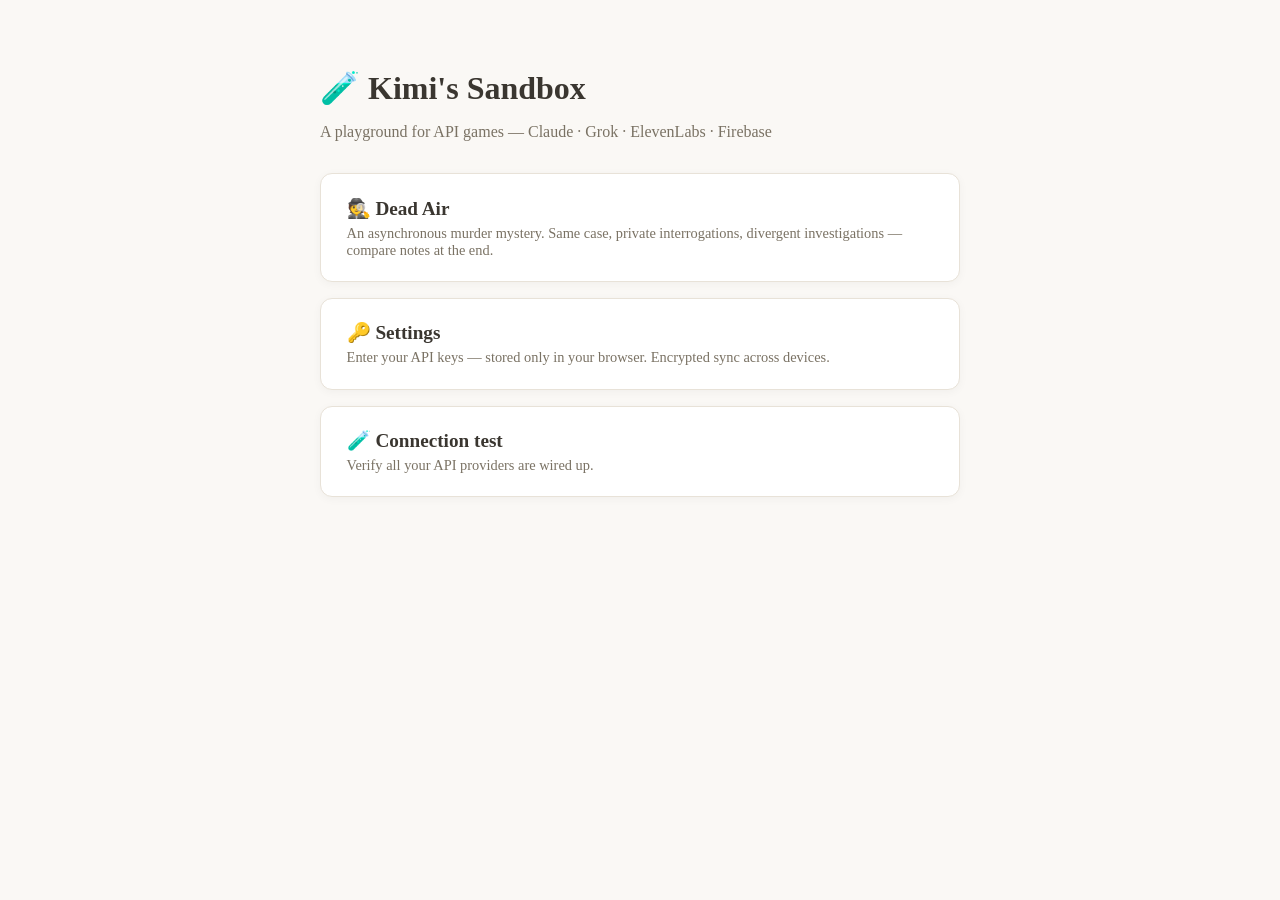
<file: index.html>
<!DOCTYPE html>
<html lang="en">
<head>
<meta charset="UTF-8">
<meta name="viewport" content="width=device-width, initial-scale=1.0">
<title>Kimi's Sandbox — API Playground</title>
<style>
  body { font-family: Georgia, serif; background: #faf8f5; color: #3a3630;
         display: flex; justify-content: center; padding: 3rem 1rem; margin: 0; }
  .wrap { width: 100%; max-width: 640px; }
  h1 { font-size: 2rem; margin-bottom: 0.25rem; }
  .sub { color: #7a7264; margin-bottom: 2rem; }
  .tile { display: block; background: #fff; border: 1px solid #e8e2d8;
          border-radius: 12px; padding: 1.4rem 1.6rem; margin-bottom: 1rem;
          text-decoration: none; color: inherit;
          box-shadow: 0 2px 10px rgba(0,0,0,0.04); transition: transform .15s; }
  .tile:hover { transform: translateY(-2px); }
  .tile h2 { margin: 0 0 0.3rem; font-size: 1.2rem; }
  .tile p { margin: 0; color: #7a7264; font-size: 0.9rem; }
  .tag { font-size: 0.75rem; background: #f3ede2; color: #8a7f68;
         border-radius: 999px; padding: 0.15rem 0.7rem; margin-left: 0.5rem;
         vertical-align: middle; }
</style>
</head>
<body>
<div class="wrap">
  <h1>🧪 Kimi's Sandbox</h1>
  <p class="sub">A playground for API games — Claude · Grok · ElevenLabs · Firebase</p>

  <a class="tile" href="games/murder-mystery/">
    <h2>🕵️ Dead Air</h2>
    <p>An asynchronous murder mystery. Same case, private interrogations, divergent investigations — compare notes at the end.</p>
  </a>

  <a class="tile" href="settings.html">
    <h2>🔑 Settings</h2>
    <p>Enter your API keys — stored only in your browser. Encrypted sync across devices.</p>
  </a>

  <a class="tile" href="test.html">
    <h2>🧪 Connection test</h2>
    <p>Verify all your API providers are wired up.</p>
  </a>
</div>
</body>
</html>
</file>
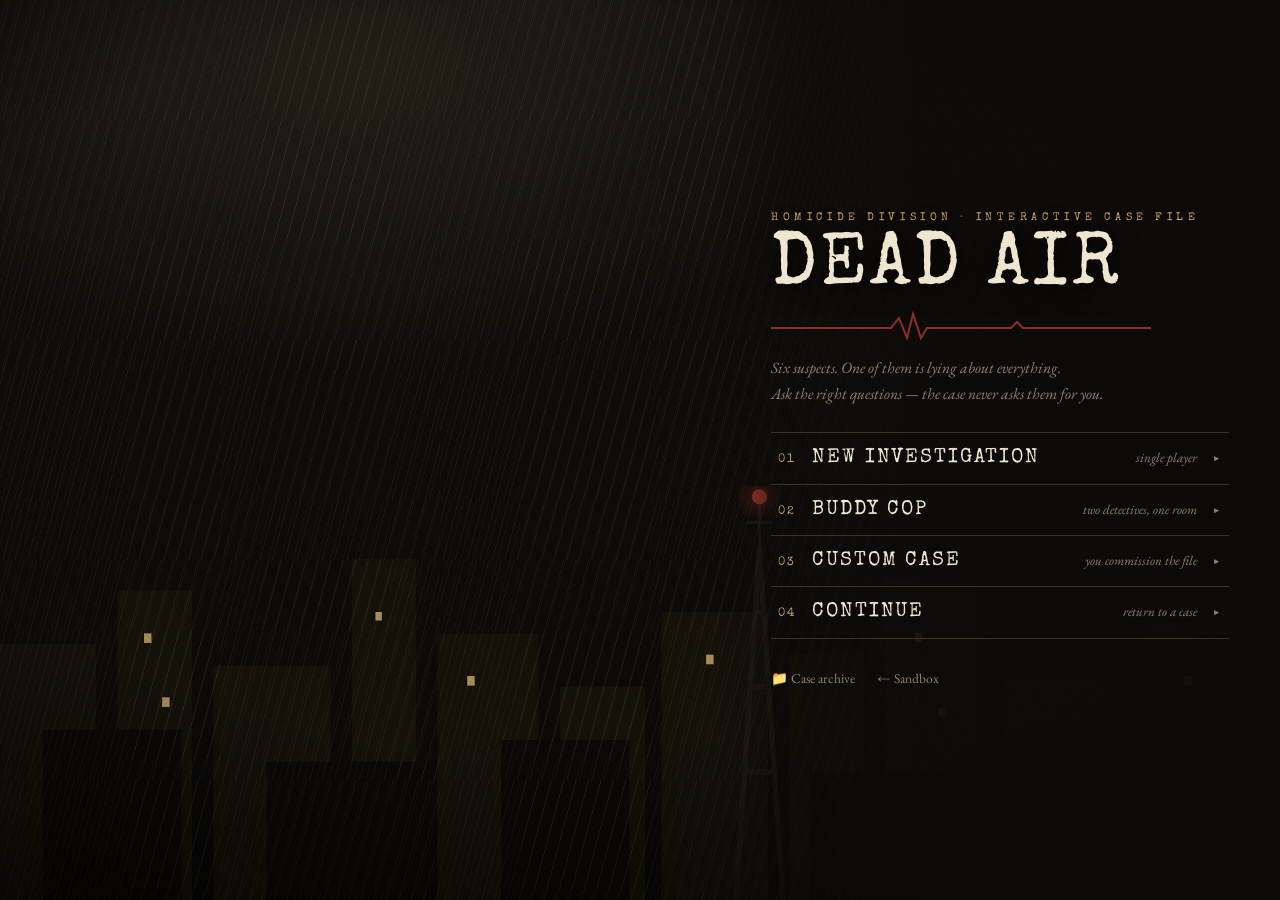
<file: games/murder-mystery/index.html>
<!DOCTYPE html>
<html lang="en">
<head>
<meta charset="UTF-8">
<meta name="viewport" content="width=device-width, initial-scale=1.0">
<title>Dead Air — Homicide Division</title>
<link rel="preconnect" href="https://fonts.googleapis.com">
<link href="https://fonts.googleapis.com/css2?family=Special+Elite&family=EB+Garamond:ital,wght@0,400;0,600;1,400&display=swap" rel="stylesheet">
<style>
  :root {
    --ink: #0d0b09; --ink2: #14110d; --paper: #efe6d0; --red: #8a2f2b;
    --brass: #c9a86a; --mute: #8d8271; --line: #3a332a;
  }
  * { box-sizing: border-box; }
  html, body { height: 100%; }
  body {
    font-family: "EB Garamond", Georgia, serif;
    background: var(--ink); color: var(--paper); margin: 0;
    min-height: 100vh; overflow-x: hidden;
  }

  /* ================= cinematic backdrop ================= */
  .scene { position: fixed; inset: 0; z-index: 0; pointer-events: none; }
  .scene .glow {
    position: absolute; inset: 0;
    background:
      radial-gradient(ellipse 70% 55% at 28% 8%, rgba(201,168,106,0.10), transparent 60%),
      radial-gradient(ellipse 50% 40% at 80% 100%, rgba(138,47,43,0.08), transparent 55%),
      linear-gradient(180deg, #100e0b 0%, #0d0b09 55%, #080706 100%);
  }
  .skyline { position: absolute; left: 0; right: 0; bottom: 0; width: 100%; height: 46vh; min-height: 240px; }
  .beacon { animation: blink 2.6s ease-in-out infinite; transform-origin: center; transform-box: fill-box; }
  @keyframes blink { 0%, 55%, 100% { opacity: 0.15; } 12% { opacity: 1; } }
  .window { animation: flicker 7s linear infinite; }
  .window.w2 { animation-delay: -2.3s; }
  .window.w3 { animation-delay: -4.9s; }
  @keyframes flicker { 0%, 91%, 94.5%, 100% { opacity: 0.85; } 92.5% { opacity: 0.15; } }
  .rain { position: absolute; inset: -60% 0 0 0; opacity: 0.10;
    background-image: repeating-linear-gradient(105deg, transparent 0 11px, rgba(239,230,208,0.5) 11px 12px);
    background-size: 220px 220px; animation: rainfall 1.1s linear infinite; }
  .rain.r2 { opacity: 0.06; background-size: 130px 130px; animation-duration: 0.7s; }
  @keyframes rainfall { to { transform: translateY(220px); } }
  .grain { position: absolute; inset: 0; opacity: 0.05; mix-blend-mode: overlay; }
  .vignette { position: absolute; inset: 0;
    background: radial-gradient(ellipse 90% 75% at 42% 42%, transparent 55%, rgba(0,0,0,0.72) 100%); }
  @media (prefers-reduced-motion: reduce) {
    .rain, .beacon, .window { animation: none; }
  }

  /* ================= layout ================= */
  .stage {
    position: relative; z-index: 1; min-height: 100vh;
    display: flex; align-items: stretch; justify-content: flex-end;
  }
  .menu-col {
    width: min(560px, 100%); padding: clamp(1.6rem, 4vh, 3.4rem) clamp(1.2rem, 4vw, 3.4rem);
    display: flex; flex-direction: column; justify-content: center;
    background: linear-gradient(270deg, rgba(13,11,9,0.94) 62%, rgba(13,11,9,0.55) 88%, transparent);
  }

  .brand {
    font-family: "Special Elite", monospace; font-size: 0.68rem;
    letter-spacing: 0.42em; color: var(--brass); text-transform: uppercase;
  }
  h1 {
    font-family: "Special Elite", monospace; font-weight: 400;
    font-size: clamp(2.9rem, 7vw, 4.6rem); line-height: 1.02;
    margin: 0.5rem 0 0; letter-spacing: 0.04em;
    text-shadow: 0 4px 26px rgba(0,0,0,0.8);
  }
  .flatline { width: 100%; max-width: 380px; height: 34px; margin: 0.35rem 0 0.6rem; }
  .flatline path {
    fill: none; stroke: var(--red); stroke-width: 2;
    stroke-dasharray: 640; stroke-dashoffset: 640;
    animation: trace 3.2s ease-out 0.3s forwards;
  }
  @keyframes trace { to { stroke-dashoffset: 0; } }
  @media (prefers-reduced-motion: reduce) { .flatline path { animation: none; stroke-dashoffset: 0; } }
  .pitch { color: var(--mute); font-style: italic; line-height: 1.65; font-size: 0.98rem;
    margin: 0 0 1.6rem; min-height: 3.2em; }

  /* ================= main menu ================= */
  .menu { display: flex; flex-direction: column; }
  .mi { border-top: 1px solid var(--line); }
  .mi:last-child { border-bottom: 1px solid var(--line); }
  .mi-head {
    width: 100%; display: flex; align-items: baseline; gap: 1rem;
    background: none; border: none; color: var(--paper); text-align: left;
    padding: 0.95rem 0.4rem; cursor: pointer;
    font-family: "Special Elite", monospace; letter-spacing: 0.14em;
    transition: padding-left 0.16s ease, color 0.16s ease;
  }
  .mi-head .idx { font-size: 0.72rem; color: var(--brass); letter-spacing: 0.2em; }
  .mi-head .lbl { font-size: 1.22rem; text-transform: uppercase; flex: 1; }
  .mi-head .tag { font-family: "EB Garamond", serif; font-size: 0.82rem; color: var(--mute);
    font-style: italic; letter-spacing: 0; text-transform: none; }
  .mi-head:hover, .mi-head:focus-visible { padding-left: 0.9rem; color: var(--brass); outline: none; }
  .mi.open .mi-head { color: var(--brass); padding-left: 0.9rem; }
  .mi-head .caret { transition: transform 0.18s ease; color: var(--mute); font-size: 0.8rem; }
  .mi.open .mi-head .caret { transform: rotate(90deg); color: var(--brass); }

  .mi-body { max-height: 0; overflow: hidden; transition: max-height 0.3s ease; }
  .mi.open .mi-body { max-height: 1200px; }
  .mi-inner { padding: 0.2rem 0.4rem 1.4rem 2.6rem; }
  .blurb { color: var(--mute); font-style: italic; font-size: 0.92rem; line-height: 1.6; margin: 0 0 0.9rem; }

  input, select {
    width: 100%; padding: 0.72rem 0.8rem; background: rgba(13,11,9,0.85);
    border: 1px solid var(--line); border-radius: 3px;
    color: var(--paper); font-family: inherit; font-size: 1rem;
  }
  input:focus, select:focus { outline: 1px solid var(--brass); }
  input::placeholder { color: #857a66; }
  select { margin-top: 0.6rem; appearance: auto; }
  :focus-visible { outline: 2px solid var(--brass); outline-offset: 2px; }
  .field-hint { font-size: 0.78rem; color: var(--mute); font-style: italic; margin: 0.35rem 0 0; }
  .gap { margin-top: 0.6rem; }

  .stamp-btn {
    width: 100%; margin-top: 0.9rem;
    font-family: "Special Elite", monospace;
    background: var(--red); color: var(--paper);
    padding: 0.85rem; border: none; border-radius: 3px;
    font-size: 0.95rem; letter-spacing: 0.15em; text-transform: uppercase;
    cursor: pointer; box-shadow: 0 3px 0 #5c1f1c, 0 5px 12px rgba(0,0,0,0.4);
    transition: transform .1s, box-shadow .1s;
  }
  .stamp-btn:hover { transform: translateY(1px); box-shadow: 0 2px 0 #5c1f1c, 0 4px 10px rgba(0,0,0,0.4); }
  .stamp-btn:disabled { opacity: 0.5; cursor: wait; }
  .ghost-btn {
    width: 100%; margin-top: 0.6rem; background: none; color: var(--brass);
    border: 1px solid rgba(201,168,106,0.45); border-radius: 3px;
    font-family: "Special Elite", monospace; font-size: 0.8rem;
    letter-spacing: 0.16em; text-transform: uppercase; padding: 0.7rem; cursor: pointer;
  }
  .ghost-btn:hover { background: rgba(201,168,106,0.1); }
  .ghost-btn:disabled { opacity: 0.5; cursor: default; }

  .status { margin-top: 0.9rem; color: var(--mute); font-size: 0.9rem;
    min-height: 1.3rem; line-height: 1.6; font-style: italic; }
  .status b { color: var(--brass); font-family: "Special Elite", monospace; }

  /* custom-case sub blocks */
  .sub-block { border-top: 1px dashed var(--line); margin-top: 0.9rem; padding-top: 0.8rem; }
  .sub-title { font-family: "Special Elite", monospace; font-size: 0.68rem;
    letter-spacing: 0.28em; text-transform: uppercase; color: var(--brass); margin-bottom: 0.55rem; }
  .lit-row { display: none; margin-top: 0.55rem; font-size: 0.88rem; color: var(--mute); cursor: pointer; }
  .lit-row.on { display: flex; gap: 0.5rem; align-items: flex-start; }
  .lit-row input { width: auto; margin-top: 0.2rem; }
  .mode-mini { display: flex; gap: 0.5rem; }
  .mode-mini button {
    flex: 1; background: none; border: 1px solid var(--line); color: var(--mute);
    font-family: "Special Elite", monospace; font-size: 0.72rem; letter-spacing: 0.1em;
    text-transform: uppercase; padding: 0.55rem 0.3rem; border-radius: 3px; cursor: pointer;
  }
  .mode-mini button.sel { border-color: var(--brass); color: var(--brass); background: rgba(201,168,106,0.08); }
  .cast-row { display: flex; gap: 0.5rem; margin-top: 0.5rem; }
  .cast-row .cast-name { flex: 2; }
  .cast-row .cast-role { flex: 3; }

  /* continue / save slots */
  .slot {
    display: flex; align-items: center; gap: 0.8rem; width: 100%;
    background: linear-gradient(175deg, #1d1913, #17140f);
    border: 1px solid var(--line); border-radius: 4px;
    padding: 0.75rem 0.9rem; margin-top: 0.55rem; cursor: pointer;
    color: var(--paper); font-family: inherit; text-align: left;
    transition: border-color 0.15s, transform 0.15s;
  }
  .slot:hover { border-color: var(--brass); transform: translateX(3px); }
  .slot .s-code { font-family: "Special Elite", monospace; color: var(--brass);
    letter-spacing: 0.22em; font-size: 1rem; }
  .slot .s-meta { flex: 1; min-width: 0; }
  .slot .s-title { font-size: 0.98rem; white-space: nowrap; overflow: hidden; text-overflow: ellipsis; }
  .slot .s-sub { font-size: 0.78rem; color: var(--mute); font-style: italic; margin-top: 0.15rem; }
  .slot .s-mode { font-family: "Special Elite", monospace; font-size: 0.6rem; letter-spacing: 0.18em;
    text-transform: uppercase; color: var(--mute); border: 1px solid var(--line);
    border-radius: 2px; padding: 0.2rem 0.4rem; }
  .slot .s-del { background: none; border: none; color: var(--mute); font-size: 1rem;
    cursor: pointer; padding: 0.3rem; }
  .slot .s-del:hover { color: var(--red); }
  .slots-empty { color: var(--mute); font-style: italic; font-size: 0.9rem; margin-top: 0.6rem; }
  .join-row { display: flex; gap: 0.5rem; margin-top: 0.9rem; }
  .join-row .code-input { flex: 1; text-transform: uppercase; letter-spacing: 0.4em; text-align: center;
    font-family: "Special Elite", monospace; font-size: 1.15rem; }
  .join-row .name-input { flex: 2; }

  .foot { margin-top: 1.8rem; text-align: left; }
  .foot a { color: var(--mute); font-size: 0.85rem; text-decoration: none; margin-right: 1.2rem; }
  .foot a:hover { color: var(--paper); text-decoration: underline; }

  @media (max-width: 860px) {
    .stage { flex-direction: column; }
    .menu-col {
      width: 100%; justify-content: flex-start;
      background: linear-gradient(180deg, rgba(13,11,9,0.55) 0%, rgba(13,11,9,0.94) 26%);
      padding-top: 12vh;
    }
    .mi-inner { padding-left: 0.4rem; }
    .pitch { min-height: 0; }
  }
</style>
</head>
<body>

<!-- ===================== cinematic backdrop ===================== -->
<div class="scene" aria-hidden="true">
  <div class="glow"></div>
  <svg class="skyline" viewBox="0 0 1200 420" preserveAspectRatio="xMidYMax slice">
    <defs>
      <filter id="gblur"><feGaussianBlur stdDeviation="6"/></filter>
    </defs>
    <!-- back row -->
    <g fill="#131008">
      <rect x="0" y="180" width="90" height="240"/><rect x="110" y="130" width="70" height="290"/>
      <rect x="200" y="200" width="110" height="220"/><rect x="330" y="100" width="60" height="320"/>
      <rect x="410" y="170" width="95" height="250"/><rect x="525" y="220" width="80" height="200"/>
      <rect x="620" y="150" width="100" height="270"/><rect x="740" y="190" width="70" height="230"/>
      <rect x="830" y="120" width="90" height="300"/><rect x="940" y="210" width="110" height="210"/>
      <rect x="1070" y="160" width="130" height="260"/>
    </g>
    <!-- lit windows -->
    <g fill="#c9a86a" opacity="0.8">
      <rect class="window" x="135" y="170" width="7" height="9"/>
      <rect class="window w2" x="152" y="230" width="7" height="9"/>
      <rect class="window w3" x="352" y="150" width="6" height="8"/>
      <rect class="window" x="438" y="210" width="7" height="9"/>
      <rect class="window w2" x="662" y="190" width="7" height="9"/>
      <rect class="window w3" x="858" y="170" width="6" height="8"/>
      <rect class="window" x="880" y="240" width="6" height="8"/>
      <rect class="window w2" x="1110" y="210" width="7" height="9"/>
    </g>
    <!-- radio tower -->
    <g stroke="#1c1710" stroke-width="5" fill="none">
      <path d="M690 420 L712 90 L734 420"/>
      <path d="M698 300 L726 300 M703 220 L721 220 M707 150 L717 150"/>
    </g>
    <g stroke="#1c1710" stroke-width="3">
      <path d="M712 90 L712 46 M700 66 L724 66"/>
    </g>
    <circle class="beacon" cx="712" cy="42" r="7" fill="#a03428"/>
    <circle class="beacon" cx="712" cy="42" r="16" fill="#a03428" opacity="0.25" filter="url(#gblur)"/>
    <!-- front row -->
    <g fill="#0a0806">
      <rect x="40" y="260" width="130" height="160"/><rect x="250" y="290" width="150" height="130"/>
      <rect x="470" y="270" width="120" height="150"/><rect x="760" y="300" width="160" height="120"/>
      <rect x="1000" y="280" width="140" height="140"/>
    </g>
  </svg>
  <div class="rain"></div>
  <div class="rain r2"></div>
  <svg class="grain" width="100%" height="100%">
    <filter id="n"><feTurbulence type="fractalNoise" baseFrequency="0.9" numOctaves="2"/></filter>
    <rect width="100%" height="100%" filter="url(#n)"/>
  </svg>
  <div class="vignette"></div>
</div>

<!-- ===================== title + menu ===================== -->
<div class="stage">
  <div class="menu-col">
    <div class="brand">Homicide Division · Interactive Case File</div>
    <h1>DEAD&nbsp;AIR</h1>
    <svg class="flatline" viewBox="0 0 380 34" aria-hidden="true">
      <path d="M0 17 H120 l8 -10 8 20 6 -24 8 24 6 -10 H240 l6 -6 6 6 H380" />
    </svg>
    <p class="pitch" id="pitch">Six suspects. One of them is lying about everything.<br>Ask the right questions — the case never asks them for you.</p>

    <nav class="menu" aria-label="Main menu">

      <!-- 01 single player -->
      <div class="mi" id="mi-solo">
        <button class="mi-head" onclick="toggleItem('mi-solo')" aria-expanded="false">
          <span class="idx">01</span><span class="lbl">New Investigation</span>
          <span class="tag">single player</span><span class="caret">▸</span>
        </button>
        <div class="mi-body"><div class="mi-inner">
          <p class="blurb">The division writes a case file for you alone. Your interrogations, your
            clue board, your warrant. Share the code afterwards and a friend can work the same case
            in parallel — then compare notes.</p>
          <input id="solo-name" maxlength="24" placeholder="Your detective name">
          <button class="stamp-btn" id="host-solo" onclick="hostCase('solo', 'solo-name', 'status-solo')">🖋 Generate a Mystery</button>
          <button class="ghost-btn" onclick="openOnly('mi-custom')">Want full control? Custom case →</button>
          <div class="status" id="status-solo"></div>
        </div></div>
      </div>

      <!-- 02 multiplayer -->
      <div class="mi" id="mi-coop">
        <button class="mi-head" onclick="toggleItem('mi-coop')" aria-expanded="false">
          <span class="idx">02</span><span class="lbl">Buddy Cop</span>
          <span class="tag">two detectives, one room</span><span class="caret">▸</span>
        </button>
        <div class="mi-body"><div class="mi-inner">
          <p class="blurb">One case, one clue board, one interrogation room — shared live with your
            partner. You sit in on every question together, and the warrant needs both signatures.</p>
          <input id="coop-name" maxlength="24" placeholder="Your detective name">
          <button class="stamp-btn" id="host-coop" onclick="hostCase('coop', 'coop-name', 'status-coop')">🖋 Generate a Shared Case</button>
          <button class="ghost-btn" onclick="openOnly('mi-custom')">Custom shared case →</button>
          <div class="status" id="status-coop"></div>
        </div></div>
      </div>

      <!-- 03 custom case -->
      <div class="mi" id="mi-custom">
        <button class="mi-head" onclick="toggleItem('mi-custom')" aria-expanded="false">
          <span class="idx">03</span><span class="lbl">Custom Case</span>
          <span class="tag">you commission the file</span><span class="caret">▸</span>
        </button>
        <div class="mi-body"><div class="mi-inner">
          <p class="blurb">Tell the division what to write. Setting, era, victim, even the suspect
            list — the mystery gets built around your brief.</p>

          <div class="sub-title">How it's worked</div>
          <div class="mode-mini" role="radiogroup" aria-label="How the case is worked">
            <button type="button" id="mm-solo" class="sel" onclick="setCustomMode('solo')">🕵 Separate dossiers</button>
            <button type="button" id="mm-coop" onclick="setCustomMode('coop')">👥 Buddy cop</button>
          </div>

          <div class="sub-block">
            <div class="sub-title">The brief</div>
            <input id="setting" maxlength="140"
              placeholder="Request a setting (optional) — e.g. a Taco Bell at 2am">
            <div class="field-hint">Leave blank and the division assigns a random case file.</div>
            <label class="lit-row" id="literal-row">
              <input type="checkbox" id="literal">
              <span>Use the named place <b>literally</b> — a real Taco Bell, not "a late-night taqueria"</span>
            </label>
            <select id="era" aria-label="Era the case is set in">
              <option value="">Surprise me — any era</option>
              <option>Present day</option>
              <option>2010s</option>
              <option>2000s</option>
              <option>1990s</option>
              <option>1980s</option>
              <option>1970s</option>
              <option>1960s</option>
              <option>1950s</option>
              <option>1940s</option>
              <option>1920s</option>
              <option>Victorian era</option>
              <option>Near future</option>
            </select>
            <div class="field-hint">The division's files skew old-school — pick an era to force the case modern (or any decade you like).</div>
          </div>

          <div class="sub-block">
            <div class="sub-title">⚰ Cast the victim (optional)</div>
            <div class="field-hint" style="margin:0 0 0.4rem">
              Name the person who dies. Everything else — the suspects, the motives, the
              whole case — gets built around them.
            </div>
            <div class="cast-row">
              <input class="cast-name" id="victim-name" maxlength="40" placeholder="Victim's name">
              <input class="cast-role" id="victim-role" maxlength="60" placeholder="Who they were (e.g. the night manager)">
            </div>
          </div>

          <div class="sub-block">
            <div class="sub-title">🎭 Pre-cast suspects (optional)</div>
            <div class="field-hint" style="margin:0 0 0.2rem">
              Give the writer up to 6 people to build the case around — a name and their
              role (their connection to the victim). Any of them can still turn out to be
              the killer. Blank rows are ignored.
            </div>
            <div id="cast-rows"></div>
          </div>

          <input id="custom-name" class="gap" maxlength="24" placeholder="Your detective name">
          <button class="stamp-btn" id="host-custom" onclick="hostCase(CUSTOM_MODE, 'custom-name', 'status-custom', true)">🖋 Commission the Case</button>
          <div class="status" id="status-custom"></div>
        </div></div>
      </div>

      <!-- 04 continue -->
      <div class="mi" id="mi-continue">
        <button class="mi-head" onclick="toggleItem('mi-continue')" aria-expanded="false">
          <span class="idx">04</span><span class="lbl">Continue</span>
          <span class="tag">return to a case</span><span class="caret">▸</span>
        </button>
        <div class="mi-body"><div class="mi-inner">
          <p class="blurb">Open case files on this desk. One tap puts you back in the room.</p>
          <div id="slots"></div>
          <div class="sub-block">
            <div class="sub-title">Take a case by code</div>
            <div class="join-row">
              <input id="code" class="code-input" maxlength="4" placeholder="CODE">
              <input id="name" class="name-input" maxlength="24" placeholder="Your detective name">
            </div>
            <button class="stamp-btn" onclick="joinExisting()">🔍 Begin Investigation</button>
            <div class="status" id="status-join"></div>
          </div>
        </div></div>
      </div>

    </nav>

    <div class="foot">
      <a href="archive.html">📁 Case archive</a>
      <a href="../../index.html">← Sandbox</a>
    </div>
  </div>
</div>

<script src="../../shared/api.js"></script>
<script src="case-engine.js"></script>
<script>
  // ---------- menu accordion ----------
  function toggleItem(id) {
    const it = document.getElementById(id);
    const open = it.classList.contains("open");
    for (const m of document.querySelectorAll(".mi")) {
      m.classList.remove("open");
      m.querySelector(".mi-head").setAttribute("aria-expanded", "false");
    }
    if (!open) {
      it.classList.add("open");
      it.querySelector(".mi-head").setAttribute("aria-expanded", "true");
    }
  }
  function openOnly(id) {
    for (const m of document.querySelectorAll(".mi")) m.classList.remove("open");
    const it = document.getElementById(id);
    it.classList.add("open");
    it.querySelector(".mi-head").setAttribute("aria-expanded", "true");
    it.scrollIntoView({ behavior: "smooth", block: "nearest" });
  }

  // ---------- custom-case mode ----------
  let CUSTOM_MODE = "solo";
  function setCustomMode(m) {
    CUSTOM_MODE = m;
    document.getElementById("mm-solo").classList.toggle("sel", m === "solo");
    document.getElementById("mm-coop").classList.toggle("sel", m === "coop");
  }

  // The literal lock is meaningless without a named place, so it only appears
  // once the host has typed a setting.
  (function wireLiteralToggle() {
    const inp = document.getElementById("setting");
    const row = document.getElementById("literal-row");
    if (!inp || !row) return;   // never let a missing node kill the lobby script
    const sync = () => row.classList.toggle("on", !!inp.value.trim());
    inp.addEventListener("input", sync);
    sync();
  })();

  // Shared detective-name validation rules (mirrored in archive.html).
  function validateDetectiveName(raw) {
    const name = (raw || "").trim();
    if (!name) return { ok: false, error: "Enter your detective name." };
    if (name.length > 24) return { ok: false, error: "Detective name must be 24 characters or fewer." };
    if (name.includes("/") || name.includes("."))
      return { ok: false, error: "Detective name can't contain / or . characters." };
    if (!/^[\p{L}\p{N} \-_']+$/u.test(name))
      return { ok: false, error: "Detective name may only use letters, numbers, spaces, and - _ ' characters." };
    return { ok: true, name };
  }

  // ---------- suspect pre-casting ----------
  // Six blank name+role rows; only rows with a name are sent to the writer.
  (function buildCastRows() {
    const box = document.getElementById("cast-rows");
    for (let i = 0; i < 6; i++) {
      const row = document.createElement("div");
      row.className = "cast-row";
      const name = document.createElement("input");
      name.className = "cast-name"; name.maxLength = 40;
      name.placeholder = "Name — e.g. Dana Whitfield";
      const role = document.createElement("input");
      role.className = "cast-role"; role.maxLength = 60;
      role.placeholder = "Role — e.g. the victim's manager";
      row.append(name, role);
      box.appendChild(row);
    }
  })();

  function collectCast() {
    const cast = [];
    document.querySelectorAll("#cast-rows .cast-row").forEach(r => {
      const name = r.querySelector(".cast-name").value.trim();
      const role = r.querySelector(".cast-role").value.trim();
      if (name) cast.push({ name, role: role || "an acquaintance of the victim" });
    });
    const dupes = cast.filter((c, i) =>
      cast.findIndex(o => o.name.toLowerCase() === c.name.toLowerCase()) !== i);
    return { cast, error: dupes.length ? `Two suspects share the name "${dupes[0].name}".` : null };
  }

  // ---------- recent cases (save slots) ----------
  const RECENT_KEY = "deadair_recent_v1";
  function loadRecent() {
    try { return JSON.parse(localStorage.getItem(RECENT_KEY) || "[]"); }
    catch (e) { return []; }
  }
  function saveRecent(list) { localStorage.setItem(RECENT_KEY, JSON.stringify(list.slice(0, 8))); }
  function rememberCase(entry) {
    const list = loadRecent().filter(r =>
      !(r.code === entry.code && r.detective === entry.detective));
    list.unshift(entry);
    saveRecent(list);
    renderSlots();
  }
  function forgetCase(code, detective) {
    saveRecent(loadRecent().filter(r => !(r.code === code && r.detective === detective)));
    renderSlots();
  }
  function caseURL(code, detective) {
    return `game.html?case=${encodeURIComponent(code)}&detective=${encodeURIComponent(detective)}`;
  }
  function renderSlots() {
    const box = document.getElementById("slots");
    const list = loadRecent();
    box.textContent = "";
    if (!list.length) {
      const d = document.createElement("div");
      d.className = "slots-empty";
      d.textContent = "No open files on this desk yet — generate a case or take one by code.";
      box.appendChild(d);
      return;
    }
    for (const r of list) {
      const slot = document.createElement("div");
      slot.className = "slot";
      slot.setAttribute("role", "button");
      slot.tabIndex = 0;

      const code = document.createElement("span");
      code.className = "s-code"; code.textContent = r.code;
      const meta = document.createElement("span");
      meta.className = "s-meta";
      const t = document.createElement("div");
      t.className = "s-title"; t.textContent = r.title || "Untitled case";
      const s = document.createElement("div");
      s.className = "s-sub";
      const when = r.at ? new Date(r.at).toLocaleDateString(undefined, { month: "short", day: "numeric" }) : "";
      s.textContent = `Det. ${r.detective}${when ? " · " + when : ""}`;
      meta.append(t, s);
      const mode = document.createElement("span");
      mode.className = "s-mode"; mode.textContent = r.mode === "coop" ? "co-op" : "solo";
      const del = document.createElement("button");
      del.className = "s-del"; del.type = "button"; del.title = "Remove from this list";
      del.textContent = "✕";
      del.onclick = (e) => { e.stopPropagation(); forgetCase(r.code, r.detective); };

      slot.append(code, meta, mode, del);
      const go = () => { location.href = caseURL(r.code, r.detective); };
      slot.onclick = go;
      slot.onkeydown = (e) => { if (e.key === "Enter" || e.key === " ") { e.preventDefault(); go(); } };
      box.appendChild(slot);
    }
  }
  renderSlots();

  // ---------- hosting ----------
  // Styled success markup, built from nodes so `code` stays safely escaped.
  function statusCaseReady(statusEl, code, mode, name) {
    statusEl.textContent = "";
    statusEl.append("✅ Case ready! Join code: ");
    const b = document.createElement("b");
    b.style.fontSize = "1.4rem";
    b.style.letterSpacing = "0.35em";
    b.textContent = code;
    statusEl.append(b, document.createElement("br"),
      mode === "coop"
        ? "Send it to your partner — you'll work this one together, in the same room."
        : "Share it with a friend, then take the case.");
    const go = document.createElement("button");
    go.className = "stamp-btn";
    go.textContent = "🔍 Begin Investigation";
    go.onclick = () => {
      rememberCase({ code, detective: name, mode, title: statusCaseReady.title, at: new Date().toISOString() });
      location.href = caseURL(code, name);
    };
    statusEl.appendChild(go);
  }

  async function hostCase(mode, nameId, statusId, custom) {
    const btn = document.getElementById(custom ? "host-custom" : (mode === "coop" ? "host-coop" : "host-solo"));
    const statusEl = document.getElementById(statusId);
    const status = (t) => { statusEl.textContent = t; };
    const check = validateDetectiveName(document.getElementById(nameId).value);
    if (!check.ok) { status("⚠️ " + check.error); return; }

    let setting = "", era = "", literal = false, victim = { name: "", role: "" }, cast = [];
    if (custom) {
      setting = document.getElementById("setting").value.trim();
      era = document.getElementById("era").value;
      literal = document.getElementById("literal").checked;
      victim = {
        name: document.getElementById("victim-name").value.trim(),
        role: document.getElementById("victim-role").value.trim()
      };
      const c = collectCast();
      if (victim.name && c.cast.some(x => x.name.toLowerCase() === victim.name.toLowerCase())) {
        status(`❌ "${victim.name}" is cast as both the victim and a suspect.`); return;
      }
      if (c.error) { status("❌ " + c.error); return; }
      cast = c.cast;
    }

    btn.disabled = true;
    try {
      let caseFile = await CaseEngine.generateCase(status, setting, { era, cast, victim, literal });
      const result = await CaseEngine.validateAndPatch(caseFile, status);
      caseFile = result.caseFile;
      await CaseEngine.generatePortraits(caseFile, status);
      await CaseEngine.generateSceneImage(caseFile, status);
      status("🔒 Locking the case file…");
      const code = await CaseEngine.saveCase(caseFile, mode);
      statusCaseReady.title = caseFile.title || "Untitled case";
      rememberCase({ code, detective: check.name, mode, title: caseFile.title || "Untitled case", at: new Date().toISOString() });
      statusCaseReady(statusEl, code, mode, check.name);
    } catch (e) {
      status("❌ " + e.message + " (Check keys on the Settings page and try again.)");
    } finally {
      btn.disabled = false;
    }
  }

  function joinExisting() {
    const statusEl = document.getElementById("status-join");
    const status = (t) => { statusEl.textContent = t; };
    const code = document.getElementById("code").value.trim().toUpperCase();
    const check = validateDetectiveName(document.getElementById("name").value);
    if (code.length !== 4) { status("⚠️ Enter the 4-letter case code."); return; }
    if (!check.ok) { status("⚠️ " + check.error); return; }
    rememberCase({ code, detective: check.name, mode: "join", title: "Case № " + code, at: new Date().toISOString() });
    location.href = caseURL(code, check.name);
  }
</script>
</body>
</html>
</file>
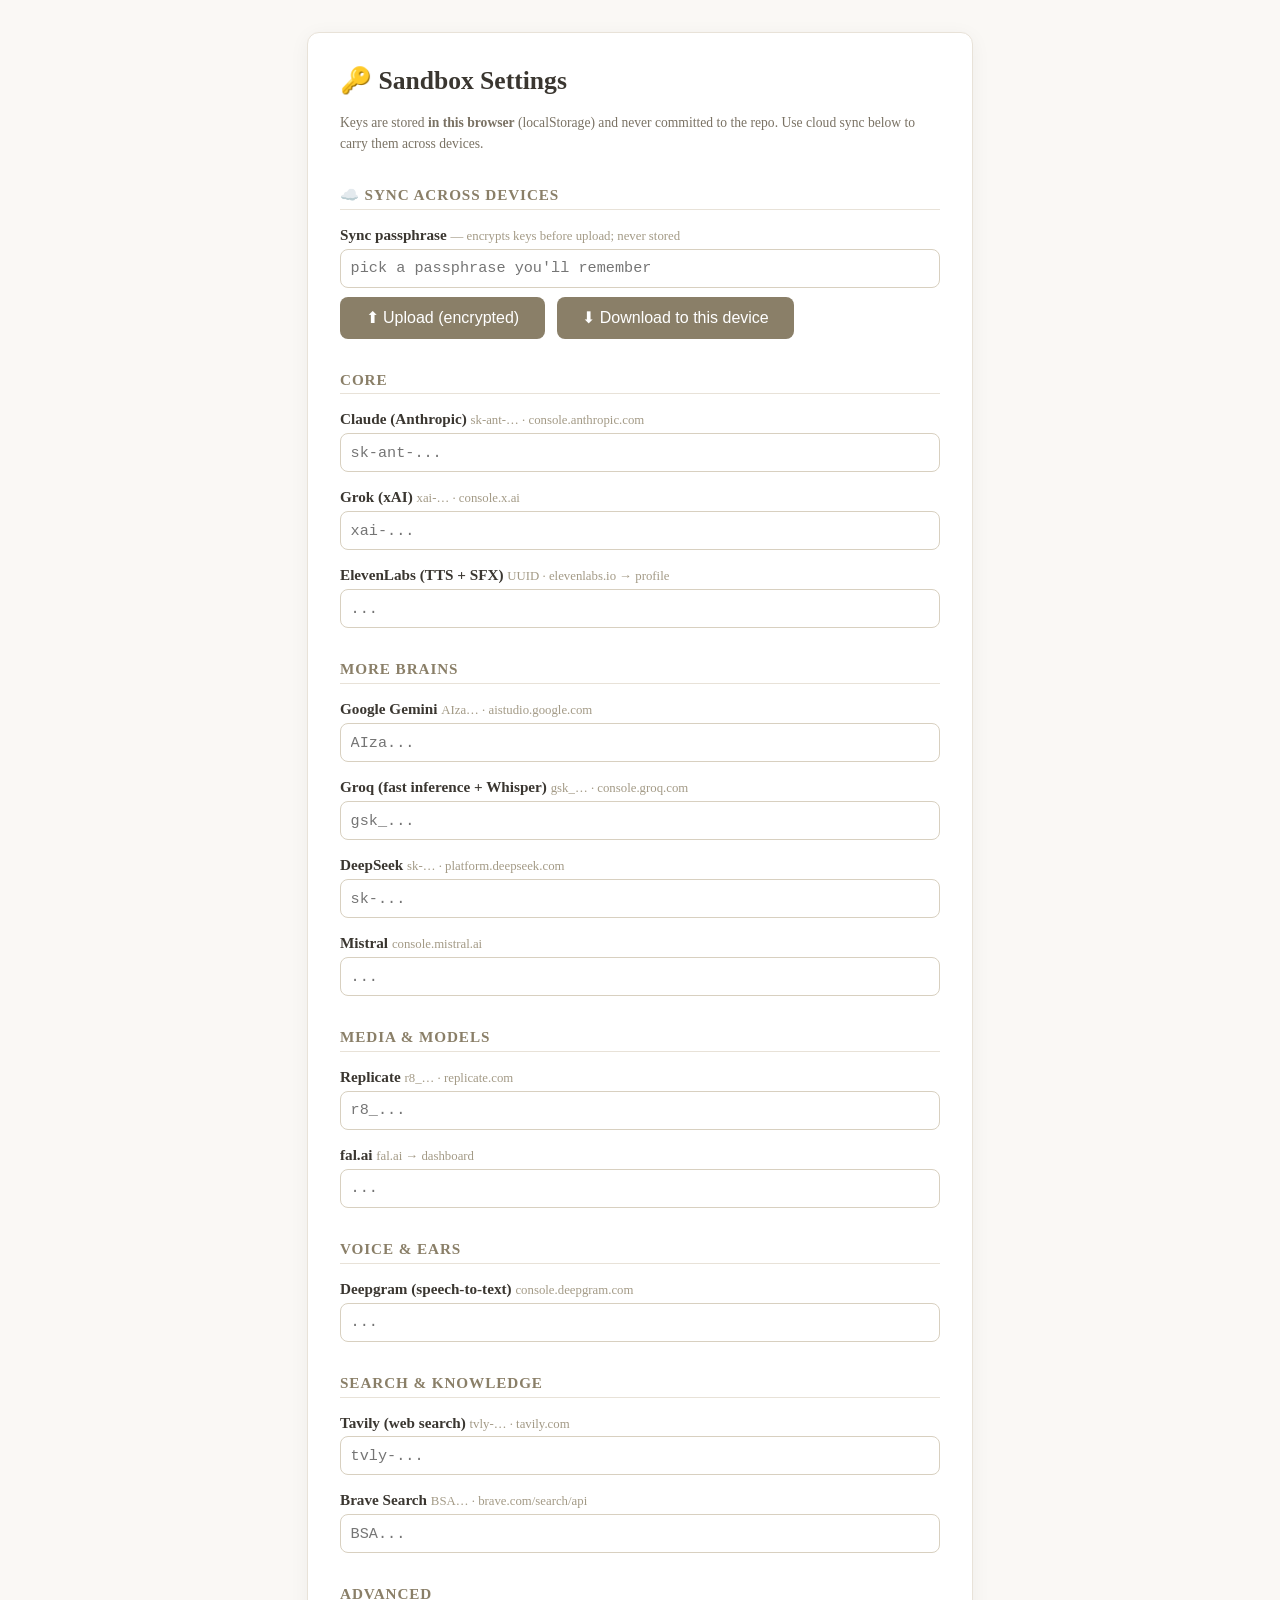
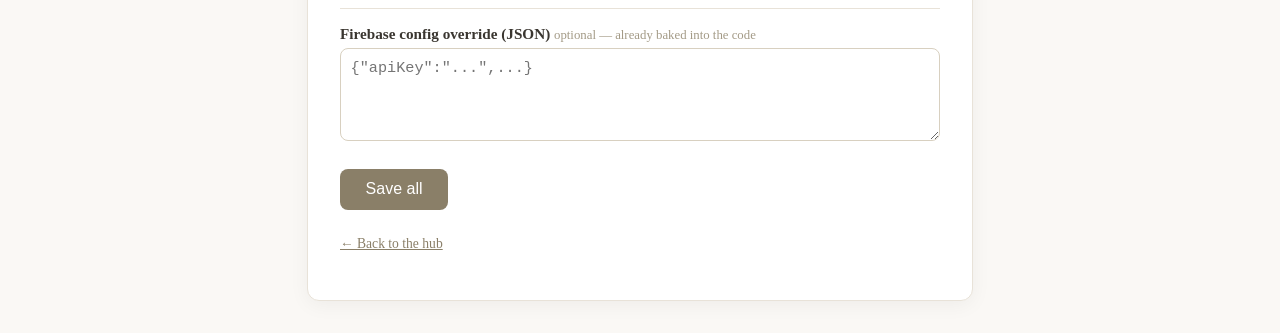
<file: settings.html>
<!DOCTYPE html>
<html lang="en">
<head>
<meta charset="UTF-8">
<meta name="viewport" content="width=device-width, initial-scale=1.0">
<title>Settings — Kimi's Sandbox</title>
<style>
  body { font-family: Georgia, serif; background: #faf8f5; color: #3a3630;
         display: flex; justify-content: center; padding: 2rem 1rem; margin: 0; }
  .card { width: 100%; max-width: 600px; background: #fff; padding: 2rem;
          border: 1px solid #e8e2d8; border-radius: 12px;
          box-shadow: 0 4px 20px rgba(0,0,0,0.05); }
  h1 { font-size: 1.6rem; margin-top: 0; }
  h2 { font-size: 0.95rem; text-transform: uppercase; letter-spacing: 0.06em;
       color: #8a7f68; margin: 2rem 0 0.5rem; border-bottom: 1px solid #e8e2d8;
       padding-bottom: 0.3rem; }
  label { display: block; margin: 1rem 0 0.3rem; font-weight: bold; font-size: 0.95rem; }
  input, textarea { width: 100%; box-sizing: border-box; padding: 0.6rem;
          border: 1px solid #d8d0c0; border-radius: 8px; font-size: 0.95rem;
          font-family: monospace; }
  button { margin-top: 1.5rem; padding: 0.7rem 1.6rem; background: #8a7f68;
          color: #fff; border: none; border-radius: 8px; font-size: 1rem; cursor: pointer; }
  button:hover { background: #6f6552; }
  button:disabled { opacity: 0.6; cursor: wait; }
  .sync-btn { margin-top: 0.6rem; margin-right: 0.5rem; }
  .note { color: #7a7264; font-size: 0.85rem; line-height: 1.5; }
  .hint { font-weight: normal; color: #a39a86; font-size: 0.8rem; }
  #status { margin-top: 1rem; color: #4a7a4a; }
  #sync-status { margin-top: 0.7rem; font-size: 0.9rem; }
  a { color: #8a7f68; }
</style>
</head>
<body>
<div class="card">
  <h1>🔑 Sandbox Settings</h1>
  <p class="note">Keys are stored <b>in this browser</b> (localStorage) and never committed to the repo.
     Use cloud sync below to carry them across devices.</p>

  <h2>☁️ Sync across devices</h2>
  <label for="passphrase">Sync passphrase <span class="hint">— encrypts keys before upload; never stored</span></label>
  <input id="passphrase" type="password" placeholder="pick a passphrase you'll remember">
  <button class="sync-btn" id="push-btn" onclick="pushKeys()">⬆ Upload (encrypted)</button>
  <button class="sync-btn" id="pull-btn" onclick="pullKeys()">⬇ Download to this device</button>
  <div id="sync-status" class="note"></div>

  <h2>Core</h2>
  <label for="k-claude">Claude (Anthropic) <span class="hint">sk-ant-… · console.anthropic.com</span></label>
  <input id="k-claude" type="password" placeholder="sk-ant-...">

  <label for="k-grok">Grok (xAI) <span class="hint">xai-… · console.x.ai</span></label>
  <input id="k-grok" type="password" placeholder="xai-...">

  <label for="k-eleven">ElevenLabs (TTS + SFX) <span class="hint">UUID · elevenlabs.io → profile</span></label>
  <input id="k-eleven" type="password" placeholder="...">

  <h2>More brains</h2>
  <label for="k-gemini">Google Gemini <span class="hint">AIza… · aistudio.google.com</span></label>
  <input id="k-gemini" type="password" placeholder="AIza...">

  <label for="k-groq">Groq (fast inference + Whisper) <span class="hint">gsk_… · console.groq.com</span></label>
  <input id="k-groq" type="password" placeholder="gsk_...">

  <label for="k-deepseek">DeepSeek <span class="hint">sk-… · platform.deepseek.com</span></label>
  <input id="k-deepseek" type="password" placeholder="sk-...">

  <label for="k-mistral">Mistral <span class="hint">console.mistral.ai</span></label>
  <input id="k-mistral" type="password" placeholder="...">

  <h2>Media &amp; models</h2>
  <label for="k-replicate">Replicate <span class="hint">r8_… · replicate.com</span></label>
  <input id="k-replicate" type="password" placeholder="r8_...">

  <label for="k-fal">fal.ai <span class="hint">fal.ai → dashboard</span></label>
  <input id="k-fal" type="password" placeholder="...">

  <h2>Voice &amp; ears</h2>
  <label for="k-deepgram">Deepgram (speech-to-text) <span class="hint">console.deepgram.com</span></label>
  <input id="k-deepgram" type="password" placeholder="...">

  <h2>Search &amp; knowledge</h2>
  <label for="k-tavily">Tavily (web search) <span class="hint">tvly-… · tavily.com</span></label>
  <input id="k-tavily" type="password" placeholder="tvly-...">

  <label for="k-brave">Brave Search <span class="hint">BSA… · brave.com/search/api</span></label>
  <input id="k-brave" type="password" placeholder="BSA...">

  <h2>Advanced</h2>
  <label for="k-firebase">Firebase config override (JSON) <span class="hint">optional — already baked into the code</span></label>
  <textarea id="k-firebase" rows="4" placeholder='{"apiKey":"...",...}'></textarea>

  <button onclick="save()">Save all</button>
  <div id="status"></div>
  <p class="note" style="margin-top:1.5rem"><a href="index.html">← Back to the hub</a></p>
</div>
<script src="shared/api.js"></script>
<script>
  const fields = {
    claude: "k-claude", grok: "k-grok", elevenlabs: "k-eleven",
    gemini: "k-gemini", groq: "k-groq", deepseek: "k-deepseek",
    mistral: "k-mistral", replicate: "k-replicate", fal: "k-fal",
    deepgram: "k-deepgram", tavily: "k-tavily", brave: "k-brave"
  };
  function loadFields() {
    for (const [name, id] of Object.entries(fields)) {
      const v = localStorage.getItem("sandbox_key_" + name);
      if (v) document.getElementById(id).value = v;
    }
    const fb = localStorage.getItem("sandbox_firebase_config");
    if (fb) document.getElementById("k-firebase").value = fb;
  }
  loadFields();

  function save() {
    for (const [name, id] of Object.entries(fields)) {
      const v = document.getElementById(id).value.trim();
      if (v) localStorage.setItem("sandbox_key_" + name, v);
      else localStorage.removeItem("sandbox_key_" + name);
    }
    const fbv = document.getElementById("k-firebase").value.trim();
    if (fbv) {
      try { JSON.parse(fbv); localStorage.setItem("sandbox_firebase_config", fbv); }
      catch { document.getElementById("status").textContent = "⚠️ Firebase config is not valid JSON — not saved."; return; }
    } else localStorage.removeItem("sandbox_firebase_config");
    document.getElementById("status").textContent = "✅ All keys saved to this browser.";
  }

  // ---------- encrypted cloud sync (AES-GCM + PBKDF2, passphrase never leaves the device) ----------
  const enc = new TextEncoder(), dec = new TextDecoder();
  const b64 = (buf) => btoa(String.fromCharCode(...new Uint8Array(buf)));
  const unb64 = (s) => Uint8Array.from(atob(s), c => c.charCodeAt(0));

  async function deriveKey(passphrase, salt) {
    const base = await crypto.subtle.importKey("raw", enc.encode(passphrase), "PBKDF2", false, ["deriveKey"]);
    return crypto.subtle.deriveKey(
      { name: "PBKDF2", salt, iterations: 100000, hash: "SHA-256" },
      base, { name: "AES-GCM", length: 256 }, false, ["encrypt", "decrypt"]);
  }

  function collectKeys() {
    save(); // make sure localStorage reflects the form
    const bundle = {};
    for (const name of Object.keys(fields)) {
      const v = localStorage.getItem("sandbox_key_" + name);
      if (v) bundle[name] = v;
    }
    return bundle;
  }

  function getPassphrase() {
    const p = document.getElementById("passphrase").value;
    if (!p) { document.getElementById("sync-status").textContent = "⚠️ Enter a sync passphrase first."; return null; }
    return p;
  }

  async function pushKeys() {
    const p = getPassphrase(); if (!p) return;
    const btn = document.getElementById("push-btn"); btn.disabled = true;
    const st = document.getElementById("sync-status");
    st.textContent = "Encrypting & uploading…";
    try {
      const salt = crypto.getRandomValues(new Uint8Array(16));
      const iv = crypto.getRandomValues(new Uint8Array(12));
      const key = await deriveKey(p, salt);
      const data = await crypto.subtle.encrypt({ name: "AES-GCM", iv }, key,
        enc.encode(JSON.stringify(collectKeys())));
      await SandboxAPI.firebaseApp();
      await firebase.firestore().collection("sync").doc("keys").set({
        salt: b64(salt), iv: b64(iv), data: b64(data),
        updatedAt: new Date().toISOString()
      });
      st.textContent = "✅ Uploaded (encrypted). On your other device: enter the same passphrase → Download.";
    } catch (e) { st.textContent = "❌ " + e.message; }
    btn.disabled = false;
  }

  async function pullKeys() {
    const p = getPassphrase(); if (!p) return;
    const btn = document.getElementById("pull-btn"); btn.disabled = true;
    const st = document.getElementById("sync-status");
    st.textContent = "Downloading & decrypting…";
    try {
      await SandboxAPI.firebaseApp();
      const snap = await firebase.firestore().collection("sync").doc("keys").get();
      if (!snap.exists) throw new Error("No synced keys found — upload from your other device first.");
      const d = snap.data();
      const key = await deriveKey(p, unb64(d.salt));
      const plain = await crypto.subtle.decrypt({ name: "AES-GCM", iv: unb64(d.iv) }, key, unb64(d.data));
      const bundle = JSON.parse(dec.decode(plain));
      for (const [name, v] of Object.entries(bundle)) {
        localStorage.setItem("sandbox_key_" + name, v);
      }
      loadFields();
      st.textContent = "✅ " + Object.keys(bundle).length + " keys restored to this device (synced " + d.updatedAt + ").";
    } catch (e) {
      st.textContent = "❌ " + (e.name === "OperationError" ? "Wrong passphrase (or corrupted data)." : e.message);
    }
    btn.disabled = false;
  }
</script>
</body>
</html>
</file>
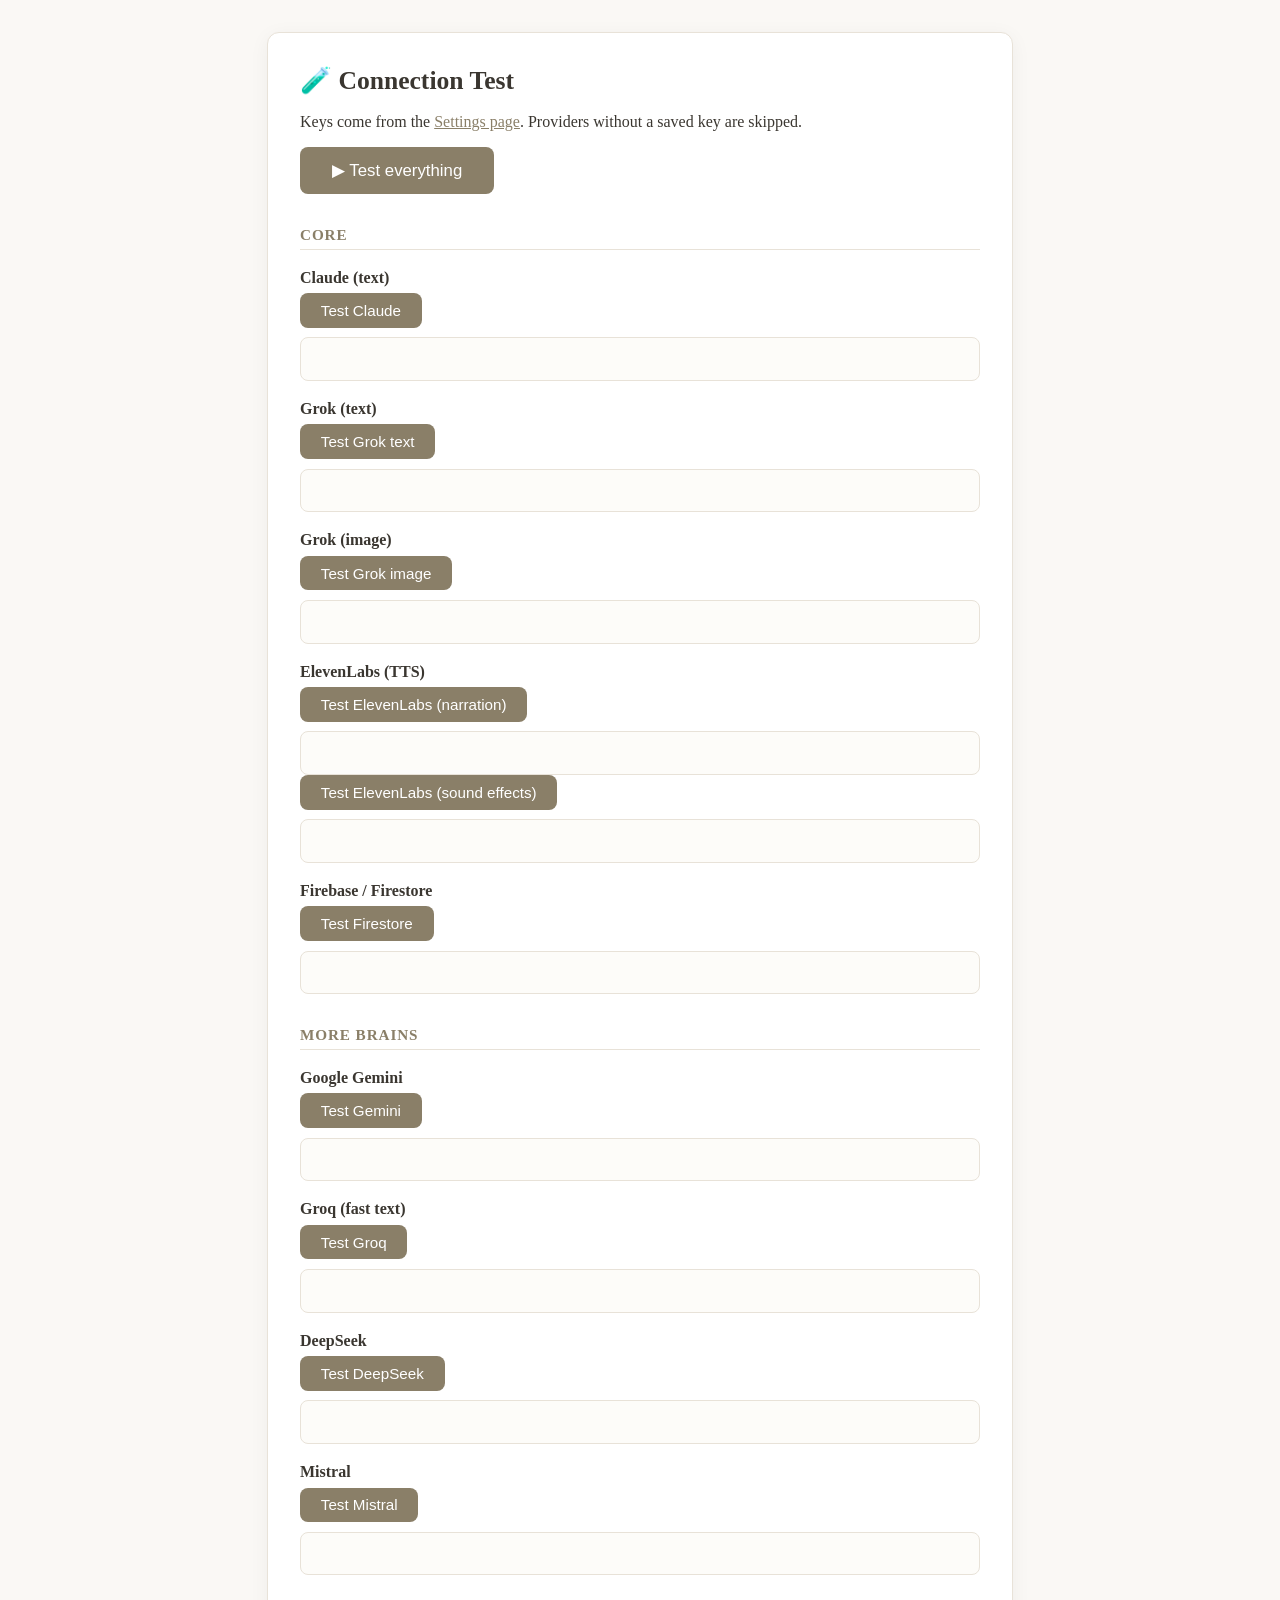
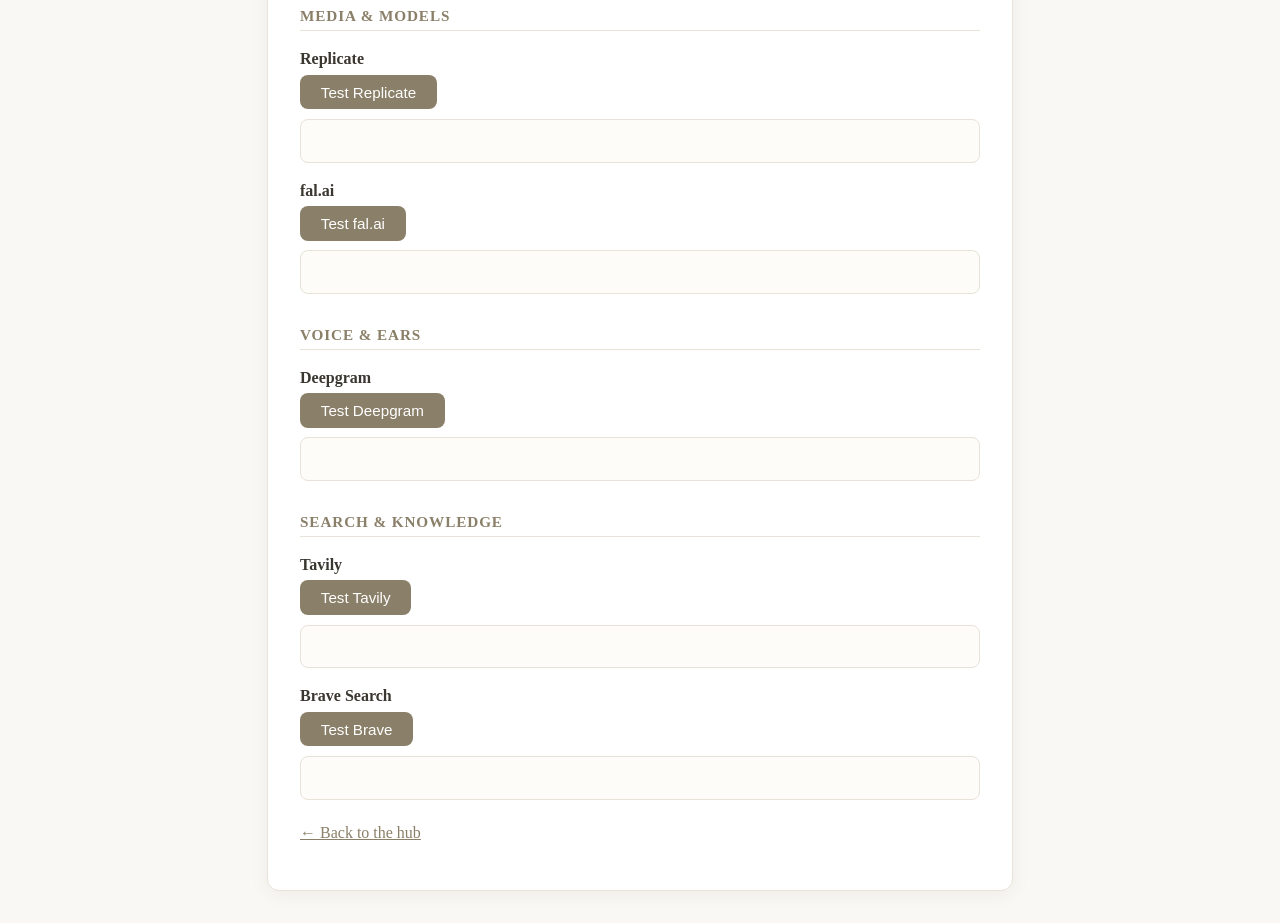
<file: test.html>
<!DOCTYPE html>
<html lang="en">
<head>
<meta charset="UTF-8">
<meta name="viewport" content="width=device-width, initial-scale=1.0">
<title>Connection Test — Kimi's Sandbox</title>
<style>
  body { font-family: Georgia, serif; background: #faf8f5; color: #3a3630;
         display: flex; justify-content: center; padding: 2rem 1rem; margin: 0; }
  .card { width: 100%; max-width: 680px; background: #fff; padding: 2rem;
          border: 1px solid #e8e2d8; border-radius: 12px;
          box-shadow: 0 4px 20px rgba(0,0,0,0.05); }
  h1 { font-size: 1.6rem; margin-top: 0; }
  h2 { font-size: 0.95rem; text-transform: uppercase; letter-spacing: 0.06em;
       color: #8a7f68; margin: 2rem 0 0.5rem; border-bottom: 1px solid #e8e2d8;
       padding-bottom: 0.3rem; }
  h3 { font-size: 1rem; margin: 1.2rem 0 0.4rem; }
  button { padding: 0.55rem 1.3rem; background: #8a7f68; color: #fff; border: none;
           border-radius: 8px; font-size: 0.95rem; cursor: pointer; }
  button:hover { background: #6f6552; }
  button:disabled { opacity: 0.6; cursor: wait; }
  .big { padding: 0.8rem 2rem; font-size: 1.05rem; }
  .result { margin-top: 0.6rem; padding: 0.8rem 1rem; border-radius: 8px;
            font-size: 0.85rem; white-space: pre-wrap; word-break: break-word;
            border: 1px solid #e8e2d8; background: #fdfcf9; min-height: 1rem;
            max-height: 260px; overflow-y: auto; }
  .ok   { border-color: #b8d4b0; background: #f4faf1; }
  .fail { border-color: #e0b8b0; background: #fdf4f2; }
  .skip { border-color: #e0d8c0; background: #fbf9f2; color: #a39a86; }
  img { max-width: 100%; border-radius: 8px; margin-top: 0.5rem; }
  audio { width: 100%; margin-top: 0.5rem; }
  #summary { margin-top: 1.2rem; font-size: 1.05rem; font-weight: bold; }
  a { color: #8a7f68; }
</style>
</head>
<body>
<div class="card">
  <h1>🧪 Connection Test</h1>
  <p>Keys come from the <a href="settings.html">Settings page</a>. Providers without a saved key are skipped.</p>
  <button class="big" onclick="testAll(this)">▶ Test everything</button>
  <div id="summary"></div>

  <h2>Core</h2>
  <h3>Claude (text)</h3>
  <button onclick="testClaude(this)">Test Claude</button>
  <div class="result" id="r-claude"></div>

  <h3>Grok (text)</h3>
  <button onclick="testGrokText(this)">Test Grok text</button>
  <div class="result" id="r-groktext"></div>

  <h3>Grok (image)</h3>
  <button onclick="testGrokImage(this)">Test Grok image</button>
  <div class="result" id="r-grokimage"></div>

  <h3>ElevenLabs (TTS)</h3>
  <button onclick="testEleven(this)">Test ElevenLabs (narration)</button>
  <div class="result" id="r-eleven"></div>
  <button onclick="testElevenSFX(this)">Test ElevenLabs (sound effects)</button>
  <div class="result" id="r-elevensfx"></div>

  <h3>Firebase / Firestore</h3>
  <button onclick="testFirebase(this)">Test Firestore</button>
  <div class="result" id="r-firebase"></div>

  <h2>More brains</h2>
  <h3>Google Gemini</h3>
  <button onclick="testGemini(this)">Test Gemini</button>
  <div class="result" id="r-gemini"></div>

  <h3>Groq (fast text)</h3>
  <button onclick="testGroq(this)">Test Groq</button>
  <div class="result" id="r-groq"></div>

  <h3>DeepSeek</h3>
  <button onclick="testDeepseek(this)">Test DeepSeek</button>
  <div class="result" id="r-deepseek"></div>

  <h3>Mistral</h3>
  <button onclick="testMistral(this)">Test Mistral</button>
  <div class="result" id="r-mistral"></div>

  <h2>Media &amp; models</h2>
  <h3>Replicate</h3>
  <button onclick="testReplicate(this)">Test Replicate</button>
  <div class="result" id="r-replicate"></div>

  <h3>fal.ai</h3>
  <button onclick="testFal(this)">Test fal.ai</button>
  <div class="result" id="r-fal"></div>

  <h2>Voice &amp; ears</h2>
  <h3>Deepgram</h3>
  <button onclick="testDeepgram(this)">Test Deepgram</button>
  <div class="result" id="r-deepgram"></div>

  <h2>Search &amp; knowledge</h2>
  <h3>Tavily</h3>
  <button onclick="testTavily(this)">Test Tavily</button>
  <div class="result" id="r-tavily"></div>

  <h3>Brave Search</h3>
  <button onclick="testBrave(this)">Test Brave</button>
  <div class="result" id="r-brave"></div>

  <p style="margin-top:1.5rem"><a href="index.html">← Back to the hub</a></p>
</div>

<script src="shared/api.js"></script>
<script>
  const hasKey = (n) => !!localStorage.getItem("sandbox_key_" + n);

  function show(id, msg, cls) {
    const el = document.getElementById(id);
    el.className = "result " + cls;
    el.textContent = msg;
  }
  function skip(id, label) { show(id, "⏭ Skipped — no " + label + " key saved on the Settings page.", "skip"); }

  async function run(btn, id, keyName, fn) {
    if (keyName && !hasKey(keyName)) { skip(id, keyName); return "skip"; }
    btn.disabled = true;
    const orig = btn.textContent;
    btn.textContent = "Testing…";
    show(id, "Working…", "ok");
    let outcome = "ok";
    try { await fn(); }
    catch (e) { show(id, "❌ " + e.message, "fail"); outcome = "fail"; }
    finally { btn.disabled = false; btn.textContent = orig; }
    return outcome;
  }

  async function chatCompletions(url, keyValue, body, errLabel) {
    const res = await fetch(url, {
      method: "POST",
      headers: { "content-type": "application/json", "authorization": "Bearer " + keyValue },
      body: JSON.stringify(body)
    });
    if (!res.ok) throw new Error(errLabel + " error " + res.status + ": " + (await res.text()).slice(0, 400));
    const data = await res.json();
    return data.choices[0].message.content;
  }
  const PING = "Reply with exactly: 'Connected!' and nothing else.";

  // ----- Core -----
  const testClaude = (b) => run(b, "r-claude", "claude", async () => {
    const t = await SandboxAPI.claude("Reply with exactly: 'Claude is connected!' and nothing else.", { maxTokens: 50 });
    show("r-claude", "✅ " + t, "ok");
  });
  const testGrokText = (b) => run(b, "r-groktext", "grok", async () => {
    const t = await SandboxAPI.grokText("Reply with exactly: 'Grok is connected!' and nothing else.");
    show("r-groktext", "✅ " + t, "ok");
  });
  const testGrokImage = (b) => run(b, "r-grokimage", "grok", async () => {
    const img = await SandboxAPI.grokImage("A tiny happy robot waving, simple flat illustration, warm beige background");
    const el = document.getElementById("r-grokimage");
    el.className = "result ok";
    el.innerHTML = "✅ Image generated:<br><img src='" + img.url + "' alt='test image'>";
  });
  const testEleven = (b) => run(b, "r-eleven", "elevenlabs", async () => {
    const url = await SandboxAPI.elevenTTS("Eleven Labs is connected! Welcome to the sandbox.");
    const el = document.getElementById("r-eleven");
    el.className = "result ok";
    el.innerHTML = "✅ Audio generated:<br><audio controls autoplay src='" + url + "'></audio>";
  });
  // Narration and sound effects are billed and gated SEPARATELY, so a working
  // TTS test says nothing about SFX. This one uses <audio controls> with no
  // autoplay: if generation succeeds you get a player you can tap. That
  // separates "the API failed" from "the browser blocked playback", which is
  // invisible in the game itself because both produce silence.
  const testElevenSFX = (b) => run(b, "r-elevensfx", "elevenlabs", async () => {
    const url = await SandboxAPI.elevenSFX("rain on a window at night", { durationSeconds: 3 });
    const el = document.getElementById("r-elevensfx");
    el.className = "result ok";
    el.innerHTML = "✅ Sound effect generated. Tap play — if you hear rain, the API works " +
      "and any silence in the game is a playback/autoplay problem, not a key problem.<br>" +
      "<audio controls src='" + url + "'></audio>";
  });

  const testFirebase = (b) => run(b, "r-firebase", null, async () => {
    await SandboxAPI.firebaseApp();
    const db = firebase.firestore();
    const ref = db.collection("sandbox_tests").doc("last-ping");
    await ref.set({ at: new Date().toISOString(), from: "connection-test page" });
    const snap = await ref.get();
    show("r-firebase", "✅ Wrote and read back: " + JSON.stringify(snap.data()), "ok");
  });

  // ----- More brains -----
  const testGemini = (b) => run(b, "r-gemini", "gemini", async () => {
    const k = localStorage.getItem("sandbox_key_gemini");
    const res = await fetch("https://generativelanguage.googleapis.com/v1beta/models/gemini-2.0-flash:generateContent?key=" + k, {
      method: "POST",
      headers: { "content-type": "application/json" },
      body: JSON.stringify({ contents: [{ parts: [{ text: PING }] }] })
    });
    if (!res.ok) throw new Error("Gemini error " + res.status + ": " + (await res.text()).slice(0, 400));
    const data = await res.json();
    show("r-gemini", "✅ " + data.candidates[0].content.parts[0].text, "ok");
  });
  const testGroq = (b) => run(b, "r-groq", "groq", async () => {
    const t0 = performance.now();
    const t = await chatCompletions("https://api.groq.com/openai/v1/chat/completions",
      localStorage.getItem("sandbox_key_groq"),
      { model: "llama-3.1-8b-instant", messages: [{ role: "user", content: PING }] }, "Groq");
    show("r-groq", "✅ " + t + " (" + Math.round(performance.now() - t0) + " ms)", "ok");
  });
  const testDeepseek = (b) => run(b, "r-deepseek", "deepseek", async () => {
    const t = await chatCompletions("https://api.deepseek.com/chat/completions",
      localStorage.getItem("sandbox_key_deepseek"),
      { model: "deepseek-chat", messages: [{ role: "user", content: PING }] }, "DeepSeek");
    show("r-deepseek", "✅ " + t, "ok");
  });
  const testMistral = (b) => run(b, "r-mistral", "mistral", async () => {
    const t = await chatCompletions("https://api.mistral.ai/v1/chat/completions",
      localStorage.getItem("sandbox_key_mistral"),
      { model: "mistral-small-latest", messages: [{ role: "user", content: PING }] }, "Mistral");
    show("r-mistral", "✅ " + t, "ok");
  });

  // ----- Media & models -----
  const testReplicate = (b) => run(b, "r-replicate", "replicate", async () => {
    const res = await fetch("https://api.replicate.com/v1/account", {
      headers: { "authorization": "Bearer " + localStorage.getItem("sandbox_key_replicate") }
    });
    if (!res.ok) throw new Error("Replicate error " + res.status + ": " + (await res.text()).slice(0, 400));
    const data = await res.json();
    show("r-replicate", "✅ Authenticated as: " + (data.username || data.type || JSON.stringify(data).slice(0, 120)), "ok");
  });
  const testFal = (b) => run(b, "r-fal", "fal", async () => {
    // fal has no free ping endpoint; verify the key format is accepted by the auth endpoint
    const res = await fetch("https://rest.fal.ai/models?limit=1", {
      headers: { "authorization": "Key " + localStorage.getItem("sandbox_key_fal") }
    });
    if (!res.ok) throw new Error("fal error " + res.status + ": " + (await res.text()).slice(0, 400));
    show("r-fal", "✅ Key accepted — model list reachable.", "ok");
  });

  // ----- Voice & ears -----
  const testDeepgram = (b) => run(b, "r-deepgram", "deepgram", async () => {
    const res = await fetch("https://api.deepgram.com/v1/projects", {
      headers: { "authorization": "Token " + localStorage.getItem("sandbox_key_deepgram") }
    });
    if (!res.ok) throw new Error("Deepgram error " + res.status + ": " + (await res.text()).slice(0, 400));
    const data = await res.json();
    show("r-deepgram", "✅ Authenticated. Projects: " + (data.projects || []).length, "ok");
  });

  // ----- Search -----
  const testTavily = (b) => run(b, "r-tavily", "tavily", async () => {
    const res = await fetch("https://api.tavily.com/search", {
      method: "POST",
      headers: { "content-type": "application/json" },
      body: JSON.stringify({ api_key: localStorage.getItem("sandbox_key_tavily"),
        query: "GitHub Pages", max_results: 1 })
    });
    if (!res.ok) throw new Error("Tavily error " + res.status + ": " + (await res.text()).slice(0, 400));
    const data = await res.json();
    show("r-tavily", "✅ Search works. Top result: " + (data.results[0] ? data.results[0].title : "none"), "ok");
  });
  const testBrave = (b) => run(b, "r-brave", "brave", async () => {
    const res = await fetch("https://api.search.brave.com/res/v1/web/search?q=GitHub+Pages&count=1", {
      headers: { "X-Subscription-Token": localStorage.getItem("sandbox_key_brave"), "accept": "application/json" }
    });
    if (!res.ok) throw new Error("Brave error " + res.status + ": " + (await res.text()).slice(0, 400));
    const data = await res.json();
    show("r-brave", "✅ Search works. Top result: " + (data.web && data.web.results[0] ? data.web.results[0].title : "none"), "ok");
  });

  // ----- Test all -----
  async function testAll(btn) {
    btn.disabled = true; btn.textContent = "Running…";
    const tests = [
      ["r-claude", testClaude], ["r-groktext", testGrokText], ["r-grokimage", testGrokImage],
      ["r-eleven", testEleven], ["r-firebase", testFirebase],
      ["r-gemini", testGemini], ["r-groq", testGroq], ["r-deepseek", testDeepseek],
      ["r-mistral", testMistral], ["r-replicate", testReplicate], ["r-fal", testFal],
      ["r-deepgram", testDeepgram], ["r-tavily", testTavily], ["r-brave", testBrave]
    ];
    const fakeBtn = { disabled: false, textContent: "" };
    let ok = 0, fail = 0, skipped = 0;
    for (const [id, fn] of tests) {
      const r = await fn(fakeBtn);
      if (r === "skip") skipped++;
      else if (r === "fail") fail++;
      else ok++;
    }
    document.getElementById("summary").textContent =
      `Done: ✅ ${ok} passed · ❌ ${fail} failed · ⏭ ${skipped} skipped`;
    btn.disabled = false; btn.textContent = "▶ Test everything";
  }
</script>
</body>
</html>
</file>
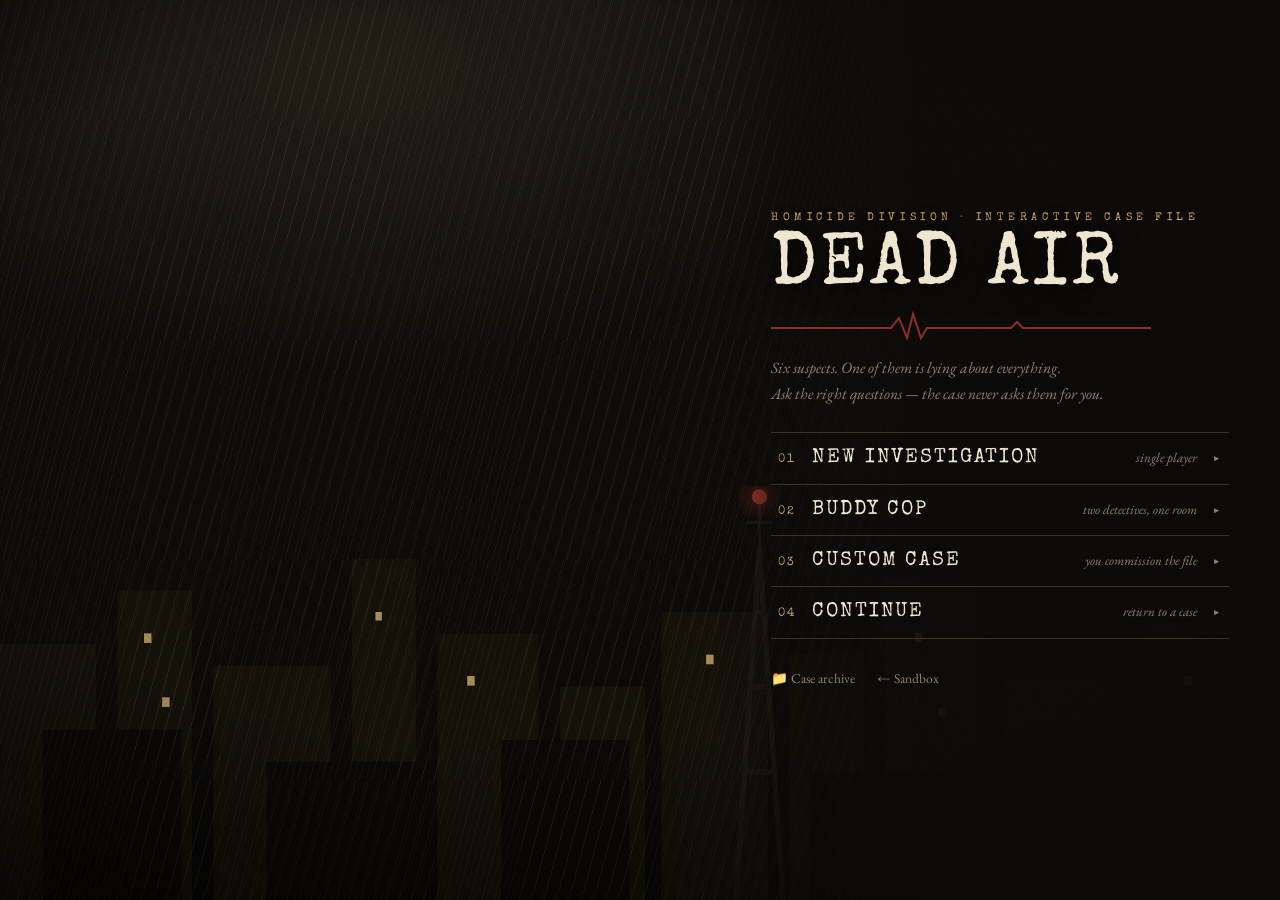
<file: games/murder-mystery/game.html>
<!DOCTYPE html>
<html lang="en">
<head>
<meta charset="UTF-8">
<meta name="viewport" content="width=device-width, initial-scale=1.0">
<title>Dead Air — Case File</title>
<link rel="preconnect" href="https://fonts.googleapis.com">
<link href="https://fonts.googleapis.com/css2?family=Special+Elite&family=EB+Garamond:ital,wght@0,400;0,600;1,400&display=swap" rel="stylesheet">
<script src="https://cdn.jsdelivr.net/npm/gsap@3.12.5/dist/gsap.min.js"></script>
<link rel="stylesheet" href="css/game.css">
<link rel="stylesheet" href="css/stage.css">
<link rel="stylesheet" href="css/annotate.css">
<link rel="stylesheet" href="css/coop.css">
<link rel="stylesheet" href="css/confront.css">
</head>
<body>

  <div class="topbar">
    <div>
      <div class="brand">Dead Air · Homicide Division</div>
      <h1 id="title">Case File</h1>
    </div>
    <div class="meta">
      <div class="who" id="subtitle"></div>
      <div id="coop-bar"></div>
      <button class="icon-btn" id="fs-btn" onclick="toggleAppFullscreen()" aria-label="toggle fullscreen">⛶</button>
      <button class="icon-btn" id="sound-btn" onclick="toggleSound()" aria-label="toggle sound">🔊</button>
      <button class="icon-btn close-file" onclick="location.href='index.html'" aria-label="close file">✕</button>
    </div>
  </div>

  <div id="status">Opening case file… <a href="index.html">&larr; back to the lobby</a></div>

  <div id="game" class="desk hidden">

    <!-- 1 · case folder -->
    <div class="zone zone-folder active" data-tab="file">
      <div class="panel paper-doc dossier" id="opening-panel">
        <div class="stamp">Case File</div>
        <div class="panel-title">Initial Report</div>
        <figure id="scene-shot" class="hidden"><img id="scene-img" alt=""><figcaption id="scene-cap"></figcaption></figure>
        <div id="victim-card" class="hidden"></div>
        <p id="opening"></p>
        <div class="folder-tools">
          <button class="ghost" onclick="narrate(this, CASE.openingScene, 'opening')">🔊 hear the report read aloud</button>
          <span class="narr-status" style="color:#d97a72;font-size:0.8rem"></span>
        </div>
        <div class="folder-tools">
          <button class="ghost" id="intro-btn" onclick="playIntro(true)">👥 persons of interest</button>
          <button class="stamp-btn" id="accuse-btn" onclick="showAccuse()">⚖ Make Accusation</button>
        </div>
      </div>
    </div>

    <!-- 2 · suspect wall -->
    <div class="zone zone-suspects" data-tab="suspects">
      <div class="panel" id="dashboard">
        <div class="panel-title">Suspect Wall <span class="right">tap a photo to interrogate</span></div>
        <div class="suspects" id="suspects"></div>
      </div>
    </div>

    <!-- 3 · board of suspicion -->
    <div class="zone zone-ranking" data-tab="ranking">
      <div class="panel" id="ranking-panel">
        <div class="panel-title">The Board of Suspicion <span class="right">rank them — your call, detective</span></div>
        <div id="ranking"></div>
        <div class="ranking-foot">No one sees this board but you.</div>
      </div>
    </div>

    <!-- 4 · corkboard -->
    <div class="zone zone-board" data-tab="board">
      <div class="panel cork">
        <div class="panel-title">The Corkboard <span class="right">drag the notes · red string links a source</span></div>
        <div id="boardfield">
          <svg id="strings" aria-hidden="true"></svg>
          <div class="cork-empty" id="cork-empty">Nothing pinned yet. Go ask some questions.</div>
          <div id="summary-card" class="hidden"></div>
        </div>
        <div class="cork-tools">
          <button class="ghost" id="organize-btn" onclick="organizeNotes()">🧠 type up my notes (AI summary)</button>
          <button class="ghost" id="arrange-btn" onclick="autoArrange()">🧹 auto-arrange</button>
          <button class="ghost" id="reset-board-btn" onclick="resetBoard()" title="Clear all note positions and board size">↺ reset board</button>
          <button class="ghost" id="archived-btn" data-archive-btn onclick="toggleArchiveDrawer()" disabled>🗃 archived (0)</button>
          <span id="organize-status"></span>
        </div>
      </div>
    </div>

    <!-- 5 · evidence envelope -->
    <div class="zone zone-evidence" data-tab="evidence">
      <div class="panel" id="evidence-panel">
        <div class="panel-title">Evidence Envelope <span class="right">tap the envelope · tap a tag to hold it to the lamp</span></div>
        <button class="envelope" id="envelope" onclick="toggleEnvelope()">
          <span class="badge" id="env-badge">0/0</span>
          <span class="env-label">Evidence — Examinations</span>
        </button>
        <div class="evidence-list hidden" id="evidence"></div>
      </div>
    </div>

  </div>

  <!-- mobile tab bar -->
  <div id="tabbar" role="tablist">
    <button data-tab="file" class="on" onclick="showTab('file')">📁 File</button>
    <button data-tab="suspects" onclick="showTab('suspects')">🕵 Suspects</button>
    <button data-tab="ranking" onclick="showTab('ranking')">⚖ Ranking</button>
    <button data-tab="board" onclick="showTab('board')">📌 Board</button>
    <button data-tab="evidence" onclick="showTab('evidence')">🏷 Evidence</button>
  </div>

  <!-- meet the suspects overlay -->
  <div class="overlay hidden" id="intro-overlay">
    <div class="room">
      <div class="intro-card" id="intro-card"></div>
      <div class="intro-nav">
        <button class="ghost intro-skip" onclick="endIntro()">skip introductions</button>
        <div class="intro-dots" id="intro-dots"></div>
        <button class="stamp-btn" id="intro-next" onclick="introNext()">next →</button>
      </div>
    </div>
  </div>

  <!-- interrogation room overlay -->
  <div class="overlay hidden" id="chat-overlay">
    <div class="room panel">
      <div class="panel-title">Interrogation Room</div>
      <div class="chat-head">
        <div id="chat-portrait"></div>
        <div>
          <div class="who" id="chat-who"></div>
          <div class="role" id="chat-role"></div>
        </div>
        <button class="ghost end" onclick="closeChat()">end interview ✕</button>
      </div>
      <div id="chat-notes" class="hidden">
        <button class="ghost" id="chat-notes-toggle" onclick="toggleChatNotes()">📋 my notes ▸</button>
        <div id="chat-notes-body" class="hidden"></div>
      </div>
      <div id="escort-bar"></div>
      <div id="chatlog"></div>
      <div id="typing"></div>
      <div id="coop-typing"></div>
      <div id="floor-notice"></div>
      <div id="chatbar">
        <input id="question" placeholder="Ask a precise question…" oninput="onQuestionInput()" onkeydown="if(event.key==='Enter')ask()">
        <button class="stamp-btn" id="ask-btn" onclick="ask()">Ask</button>
      </div>
    </div>
  </div>

  <!-- warrant overlay -->
  <div class="overlay wide hidden" id="accuse-overlay">
    <div class="room">
      <div class="panel paper-doc warrant" id="accuse-panel">
        <div class="warrant-head">
          <div class="warrant-star">✪</div>
          <div>
            <div class="warrant-office">Homicide Division · City Precinct</div>
            <div class="warrant-title">Warrant of Arrest</div>
          </div>
          <div class="warrant-no">Warrant № <span id="w-code"></span><br>Filed <span id="w-date"></span></div>
        </div>
        <div class="warrant-inner">
          <p class="warrant-body">
            <span class="matter" style="margin:0">In the matter of</span><br>
            the homicide of <b id="w-victim"></b>, investigated under Case № <b id="w-code2"></b>,
            the undersigned detective, having examined the evidence and testimony on record,
            does hereby swear upon this warrant that:
          </p>
          <div class="charge charge-killer">
            <span class="lab" id="lineup-label">the murder was committed by — point them out of the lineup:</span>
            <div class="lineup" id="killer-lineup" role="radiogroup" aria-labelledby="lineup-label"></div>
          </div>
          <div class="charge">
            <label class="lab" for="pick-weapon">with the instrument</label>
            <input id="pick-weapon" type="text" placeholder="name the weapon…" autocomplete="off" maxlength="80" spellcheck="false">
          </div>
          <div class="charge">
            <label class="lab" for="pick-location">at the place known as</label>
            <input id="pick-location" type="text" placeholder="name the place…" autocomplete="off" maxlength="80" spellcheck="false">
          </div>
          <div class="charge">
            <label class="lab" for="pick-motive">moved by the motive</label>
            <input id="pick-motive" type="text" placeholder="name the reason…" autocomplete="off" maxlength="140" spellcheck="false">
          </div>
          <div class="warrant-warning">⚠ A signed warrant is final. It cannot be amended, withdrawn, or taken back.</div>
          <div id="joint-sig" class="hidden">
            <div class="jsig-head">Co-signatures required</div>
            <div id="joint-sig-list"></div>
            <div id="joint-note"></div>
          </div>
          <div class="warrant-sign">
            <div class="sig-block">
              <div class="sig-name">Det. <span id="w-detective"></span></div>
              <div class="sig-line">Signature of investigating detective</div>
            </div>
            <button class="seal-btn" id="seal-btn" onclick="submitAccusation()" disabled>Press<br>the<br>Seal</button>
          </div>
          <div><button class="ghost" onclick="hideAccuse()">not yet — keep investigating</button></div>
        </div>
      </div>
    </div>
  </div>

  <!-- evidence examine overlay -->
  <div class="overlay hidden" id="evidence-overlay">
    <div class="room">
      <div class="lamp-tag" id="lamp-tag">
        <div class="en" id="ev-name"></div>
        <div class="ed" id="ev-desc"></div>
        <div class="pinned-note" id="ev-pinned"></div>
        <button class="stamp-btn" onclick="closeEvidence()">tuck it away</button>
      </div>
    </div>
  </div>

  <!-- reveal overlay -->
  <div class="overlay wide hidden" id="reveal-overlay">
    <div class="room panel" id="reveal-panel">
      <button class="overlay-x" onclick="closeReveal()" aria-label="Close case resolution">✕</button>
      <div class="panel-title">Case Resolution</div>
      <div id="stamp-slot"></div>
      <div class="scoreline" id="verdict"></div>
      <p id="recap"></p>
      <button class="ghost" onclick="narrate(this, CASE.solution.recap, 'recap')">🔊 hear how it happened</button> <span class="narr-status" style="color:#d97a72;font-size:0.8rem"></span>
      <div class="cmp" id="comparison"></div>
      <div class="cmp" id="peer-comparison"></div>
      <div class="reveal-exit">
        <button class="reveal-return" onclick="closeReveal()">← Return to the Desk</button>
      </div>
    </div>
  </div>

  <!-- archived notes drawer: fixed overlay so it also opens over the Stage war room -->
  <div id="archive-drawer" class="hidden" role="dialog" aria-label="Archived notes">
    <div class="ad-head">
      <span class="ad-title">🗃 Archived notes</span>
      <button class="ghost" id="archive-restore-all" onclick="restoreAllArchived()">restore all</button>
      <button class="ghost" onclick="toggleArchiveDrawer(false)" aria-label="Close archive drawer">✕</button>
    </div>
    <div id="archive-list"></div>
  </div>

  <!-- fullscreen stage: purpose-built views + split screen (built by js/stage.js) -->
  <div id="stage" class="hidden" aria-hidden="true"></div>

<script src="../../shared/api.js"></script>
<script src="case-engine.js"></script>
<script src="js/coop.js"></script>
<script src="js/confront.js"></script>
<script src="js/game.js"></script>
<script src="js/annotate.js"></script>
<script src="js/stage.js"></script>
</body>
</html>
</file>
<file: games/murder-mystery/css/game.css>
:root {
    --ink: #16130f;
    --ink2: #211c16;
    --paper: #efe6d0;
    --paper-dim: #d9cdb2;
    --red: #8a2f2b;
    --brass: #c9a86a;
    --mute: #8d8271;
    --line: #3a332a;
  }
  * { box-sizing: border-box; }
  :focus-visible { outline: 2px solid var(--brass); outline-offset: 2px; }
  html, body { height: 100%; }
  body {
    font-family: "EB Garamond", Georgia, serif;
    background:
      radial-gradient(ellipse at 18% 0%, rgba(201,168,106,0.14), transparent 52%),
      radial-gradient(ellipse at 85% 95%, rgba(138,47,43,0.06), transparent 50%),
      var(--ink);
    color: var(--paper);
    margin: 0;
    min-height: 100vh;
    overflow-x: hidden;
    transition: filter .35s ease;
  }
  /* film grain */
  body::after {
    content: ""; position: fixed; inset: 0; z-index: 2000; pointer-events: none;
    background: url("data:image/svg+xml,%3Csvg xmlns='http://www.w3.org/2000/svg' width='260' height='260'%3E%3Cfilter id='g'%3E%3CfeTurbulence baseFrequency='0.85' numOctaves='2'/%3E%3C/filter%3E%3Crect width='260' height='260' filter='url(%23g)' opacity='0.16'/%3E%3C/svg%3E");
    opacity: 0.5; mix-blend-mode: overlay;
  }
  /* vignette */
  body::before {
    content: ""; position: fixed; inset: 0; z-index: 1999; pointer-events: none;
    background: radial-gradient(ellipse at 50% 42%, transparent 55%, rgba(0,0,0,0.55) 100%);
  }
  body.room-open #game, body.room-open .topbar { filter: brightness(0.45) saturate(0.8); }

  button { font-family: inherit; cursor: pointer; border: none; }
  .hidden { display: none !important; }

  /* ---------- top bar ---------- */
  .topbar {
    position: relative; z-index: 10;
    display: flex; align-items: center; gap: 0.9rem;
    padding: 0.7rem 1.1rem;
    border-bottom: 3px double var(--line);
    background: linear-gradient(180deg, rgba(22,19,15,0.9), rgba(22,19,15,0.6));
  }
  .topbar .brand {
    font-family: "Special Elite", monospace;
    font-size: 0.62rem; letter-spacing: 0.35em; color: var(--brass);
    text-transform: uppercase;
  }
  .topbar h1 {
    font-family: "Special Elite", monospace;
    font-size: 1.05rem; margin: 0.1rem 0 0; color: var(--paper);
    letter-spacing: 0.02em; line-height: 1.2;
  }
  .topbar .meta { margin-left: auto; display: flex; align-items: center; gap: 0.9rem; }
  .topbar .meta .who { font-size: 0.78rem; color: var(--mute); line-height: 1.4; text-align: right; }
  .icon-btn {
    background: none; color: var(--paper); font-size: 1.05rem;
    padding: 0.25rem 0.4rem; border-radius: 3px; line-height: 1;
  }
  .icon-btn:hover { background: rgba(201,168,106,0.12); }
  .close-file { color: var(--red); font-size: 0.85rem; }

  #status { color: var(--mute); text-align: center; padding: 3rem 1rem; font-style: italic; }
  #status a { color: var(--brass); }

  /* ---------- desk layout ---------- */
  #game { position: relative; z-index: 5; padding: 1rem 1rem 5.5rem; max-width: 1280px; margin: 0 auto; }
  @media (min-width: 760px) {
    #game.desk {
      display: grid;
      grid-template-columns: minmax(300px, 380px) minmax(0, 1fr);
      grid-template-areas:
        "folder board"
        "suspects board"
        "ranking board"
        "evidence board";
      gap: 1.1rem;
      align-items: start;
    }
    .zone-folder { grid-area: folder; }
    .zone-suspects { grid-area: suspects; }
    .zone-ranking { grid-area: ranking; }
    .zone-board { grid-area: board; position: sticky; top: 1rem; }
    .zone-evidence { grid-area: evidence; }
  }
  @media (max-width: 759px) {
    #game.desk .zone { display: none; }
    #game.desk .zone.active { display: block; }
  }

  /* ---------- shared panel ---------- */
  .panel {
    position: relative;
    background: linear-gradient(175deg, #221d17, #1c1813);
    border: 1px solid var(--line);
    border-radius: 4px;
    padding: 1.2rem 1.3rem;
    margin-bottom: 1.1rem;
    box-shadow: 0 6px 24px rgba(0,0,0,0.45);
  }
  @media (min-width: 760px) { .panel { animation: rise .5s ease both; } }
  @keyframes rise { from { opacity: 0; transform: translateY(10px); } }
  .panel-title {
    font-family: "Special Elite", monospace;
    font-size: 0.72rem; letter-spacing: 0.3em; text-transform: uppercase;
    color: var(--brass); margin: 0 0 0.9rem;
    display: flex; align-items: center; gap: 0.6rem;
  }
  .panel-title::after { content: ""; flex: 1; height: 1px; background: var(--line); }
  .panel-title .right { letter-spacing: normal; text-transform: none; color: var(--mute); font-size: 0.75rem; }

  .stamp-btn {
    font-family: "Special Elite", monospace;
    background: var(--red); color: var(--paper);
    padding: 0.65rem 1.3rem; border-radius: 3px;
    font-size: 0.85rem; letter-spacing: 0.12em; text-transform: uppercase;
    box-shadow: 0 3px 0 #5c1f1c, 0 5px 12px rgba(0,0,0,0.4);
    transition: transform .1s, box-shadow .1s;
  }
  .stamp-btn:hover { transform: translateY(1px); box-shadow: 0 2px 0 #5c1f1c, 0 4px 10px rgba(0,0,0,0.4); }
  .stamp-btn:active { transform: translateY(3px); box-shadow: 0 0 0 #5c1f1c; }
  .stamp-btn:disabled { opacity: 0.5; cursor: wait; }
  .ghost {
    background: none; color: var(--mute); font-size: 0.82rem;
    text-decoration: underline; padding: 0.3rem 0;
  }
  .ghost:hover { color: var(--paper); }

  /* ---------- bright aged paper ---------- */
  .paper-doc {
    background:
      url("data:image/svg+xml,%3Csvg xmlns='http://www.w3.org/2000/svg' width='240' height='240'%3E%3Cfilter id='n'%3E%3CfeTurbulence baseFrequency='0.9' numOctaves='2'/%3E%3C/filter%3E%3Crect width='240' height='240' filter='url(%23n)' opacity='0.10'/%3E%3C/svg%3E"),
      radial-gradient(ellipse at 30% 20%, rgba(255,250,235,0.55), transparent 65%),
      linear-gradient(170deg, #f2e9d3, #ddcfae);
    color: #2c2519;
    border: none;
    box-shadow: 0 12px 32px rgba(0,0,0,0.55), inset 0 0 60px rgba(120,90,40,0.10);
  }
  .paper-doc .panel-title { color: #5a4520; }
  .paper-doc .panel-title::after { background: rgba(109,84,38,0.35); }
  .paper-doc .ghost { color: #5a4520; }

  /* ---------- case folder / dossier ---------- */
  .dossier { transform: rotate(-0.4deg); padding: 1.5rem 1.6rem; }
  .dossier .stamp {
    position: absolute; top: 0.9rem; right: 1rem;
    font-family: "Special Elite", monospace; font-size: 0.65rem;
    color: var(--red); border: 2px solid var(--red); border-radius: 3px;
    padding: 0.25rem 0.6rem; transform: rotate(6deg); letter-spacing: 0.2em;
    text-transform: uppercase; opacity: 0.85;
  }
  .dossier p {
    font-size: 1.06rem; line-height: 1.75; margin: 0.5rem 0 0.9rem;
    color: #241d12; min-height: 4rem;
  }
  .folder-tools { display: flex; flex-wrap: wrap; gap: 0.4rem 1rem; align-items: center; margin-top: 0.6rem; }
  #next-cue { font-style: italic; }

  /* ---------- suspect wall ---------- */
  .suspects { display: grid; grid-template-columns: repeat(auto-fill, minmax(140px, 1fr)); gap: 1rem; }
  .suspect {
    position: relative;
    background: linear-gradient(170deg, #e9dfc8, #d8caab);
    color: #2c2519;
    border-radius: 3px;
    padding: 0.7rem 0.7rem 0.8rem;
    text-align: center;
    cursor: pointer;
    box-shadow: 0 5px 14px rgba(0,0,0,0.5);
    transition: transform .15s;
    transform-style: preserve-3d;
    will-change: transform;
  }
  .suspect:nth-child(odd) { transform: rotate(-1.1deg); }
  .suspect:nth-child(even) { transform: rotate(0.9deg); }
  .suspect:hover { transform: rotate(0) translateY(-3px); }
  .suspect::before {
    content: ""; position: absolute; top: -7px; left: 50%; margin-left: -7px;
    width: 14px; height: 14px; border-radius: 50%;
    background: radial-gradient(circle at 35% 30%, #c25a52, var(--red) 60%, #5c1f1c);
    box-shadow: 0 2px 4px rgba(0,0,0,0.6);
  }
  .suspect img, .suspect .avatar {
    width: 84px; height: 84px; border-radius: 2px; object-fit: cover;
    filter: sepia(0.35) contrast(1.05);
    border: 1px solid rgba(60,45,25,0.35);
    background: #b9a982;
  }
  .suspect .avatar { display: inline-flex; align-items: center; justify-content: center;
    font-family: "Special Elite", monospace; font-size: 2rem; color: #5a4520; }
  .suspect .nm { font-family: "Special Elite", monospace; font-size: 0.82rem; margin-top: 0.5rem; }
  .suspect .rl { font-size: 0.78rem; color: #6d5c3e; font-style: italic; margin-top: 0.1rem; }
  .suspect .cc {
    display: inline-block; margin-top: 0.35rem; font-size: 0.68rem;
    font-family: "Special Elite", monospace; color: var(--red);
    border-top: 1px solid rgba(138,47,43,0.4); padding-top: 0.25rem;
  }

  /* ---------- evidence envelope ---------- */
  .envelope {
    position: relative;
    background: linear-gradient(170deg, #d9c79b, #c3ac7c);
    border: 1px solid rgba(90,69,32,0.5);
    border-radius: 4px;
    padding: 1.1rem 1.2rem;
    color: #3a2d15;
    cursor: pointer;
    text-align: left; width: 100%;
    box-shadow: 0 6px 16px rgba(0,0,0,0.45);
    transition: transform .15s;
  }
  .envelope:hover { transform: translateY(-2px); }
  .envelope::before {
    content: ""; position: absolute; inset: 0 0 auto 0; height: 46%;
    background: linear-gradient(170deg, #cdb887, #bda671);
    clip-path: polygon(0 0, 100% 0, 50% 100%);
    opacity: 0.8; border-radius: 4px 4px 0 0;
  }
  .envelope .env-label {
    position: relative; font-family: "Special Elite", monospace;
    font-size: 0.85rem; letter-spacing: 0.15em; text-transform: uppercase;
    margin-top: 1.2rem; display: block;
  }
  .badge {
    position: absolute; top: -9px; right: -7px; z-index: 2;
    background: var(--red); color: var(--paper);
    font-family: "Special Elite", monospace; font-size: 0.68rem;
    border-radius: 20px; padding: 0.15rem 0.55rem;
    box-shadow: 0 2px 6px rgba(0,0,0,0.5);
  }
  .evidence-list { margin-top: 0.8rem; }
  .evidence-item {
    position: relative;
    background: linear-gradient(170deg, #dccdaa, #cdbd93);
    color: #2c2519;
    border-radius: 3px 3px 8px 3px;
    padding: 0.65rem 0.9rem 0.65rem 2.4rem;
    margin-top: 0.6rem;
    cursor: pointer;
    box-shadow: 0 4px 10px rgba(0,0,0,0.4);
    transition: transform .15s;
  }
  .evidence-item::before {
    content: ""; position: absolute; left: 0.9rem; top: 0.8rem;
    width: 10px; height: 10px; border-radius: 50%;
    background: var(--ink); box-shadow: inset 0 1px 2px rgba(255,255,255,0.2);
  }
  .evidence-item:hover { transform: translateY(-2px) rotate(-0.4deg); }
  .evidence-item .en { font-family: "Special Elite", monospace; font-size: 0.85rem; }
  .evidence-item .hint { font-size: 0.72rem; color: #7a6a45; font-style: italic; margin-top: 0.2rem; }
  .evidence-item.examined { opacity: 0.92; }
  .evidence-item .tag-done {
    font-family: "Special Elite", monospace; color: var(--red); font-size: 0.68rem;
    margin-left: 0.5rem; letter-spacing: 0.1em;
  }

  /* ---------- board of suspicion ---------- */
  .rank-row {
    background: linear-gradient(170deg, #e9dfc8, #d8caab);
    color: #2c2519;
    border-radius: 3px;
    padding: 0.8rem 0.9rem;
    margin-bottom: 0.8rem;
    box-shadow: 0 4px 12px rgba(0,0,0,0.35);
  }
  .rank-head { display: flex; align-items: center; gap: 0.7rem; }
  .rank-head img, .rank-head .avatar {
    width: 44px; height: 44px; border-radius: 2px; object-fit: cover;
    filter: sepia(0.35) contrast(1.05);
    border: 1px solid rgba(60,45,25,0.35);
    background: #b9a982; flex: none;
  }
  .rank-head .avatar { display: inline-flex; align-items: center; justify-content: center;
    font-family: "Special Elite", monospace; font-size: 1.2rem; color: #5a4520; }
  .rank-who { flex: 1; min-width: 0; }
  .rank-who .nm { font-family: "Special Elite", monospace; font-size: 0.92rem; line-height: 1.25; }
  .rank-who .rl { font-size: 0.82rem; font-style: italic; color: #5a4520; }
  .rank-meterbox { flex: none; text-align: right; min-width: 4.5rem; }
  .rank-meter {
    font-family: "Special Elite", monospace; font-size: 1.3rem;
    text-align: right;
  }
  .rank-tag {
    font-family: "Special Elite", monospace; font-size: 0.55rem;
    letter-spacing: 0.12em; text-transform: uppercase;
    margin-top: 0.1rem; opacity: 0.85;
  }
  .rank-facts { display: flex; flex-wrap: wrap; gap: 0.2rem 1rem; margin-top: 0.45rem; font-size: 0.8rem; color: #4a3b26; }
  .rank-alibi { margin-top: 0.3rem; font-size: 0.78rem; font-style: italic; color: #5a4520; line-height: 1.4; }
  .rank-slider {
    width: 100%; margin: 0.6rem 0 0.4rem;
    min-height: 32px; /* comfortable touch target */
    cursor: pointer;
  }
  .rank-chips { display: flex; flex-wrap: wrap; gap: 0.35rem; }
  .rank-chip {
    font-family: "Special Elite", monospace; font-size: 0.62rem;
    letter-spacing: 0.08em; text-transform: uppercase;
    background: none; color: #5a4520;
    border: 1px solid rgba(90,69,32,0.5); border-radius: 3px;
    padding: 0.28rem 0.55rem;
  }
  .rank-chip:hover { border-color: var(--red); color: var(--red); }
  .rank-chip.on {
    background: var(--red); border-color: var(--red); color: var(--paper);
    box-shadow: 0 2px 0 #5c1f1c;
  }
  .ranking-foot {
    margin-top: 0.4rem;
    font-family: "Special Elite", monospace; font-size: 0.62rem;
    letter-spacing: 0.18em; text-transform: uppercase; color: var(--mute);
    text-align: center;
  }

  /* ---------- corkboard ---------- */
  .cork {
    background:
      url("data:image/svg+xml,%3Csvg xmlns='http://www.w3.org/2000/svg' width='180' height='180'%3E%3Cfilter id='c'%3E%3CfeTurbulence baseFrequency='0.35' numOctaves='3'/%3E%3C/filter%3E%3Crect width='180' height='180' filter='url(%23c)' opacity='0.22'/%3E%3C/svg%3E"),
      linear-gradient(170deg, #4d3a26, #3d2e1e);
    border: 6px solid #2b2116;
    border-radius: 6px;
  }
  .cork .panel-title { color: #d8c49a; }
  .cork .panel-title::after { background: rgba(216,196,154,0.25); }
  .cork .ghost { color: #d8c49a; }
  #boardfield {
    position: relative;
    min-height: 480px;
    border-radius: 3px;
    overflow: hidden;
    touch-action: pan-y;
  }
  #strings { position: absolute; inset: 0; width: 100%; height: 100%; pointer-events: none; z-index: 1; }
  .cork-empty { color: #c9b788; font-style: italic; font-size: 0.9rem; padding: 1rem; position: relative; z-index: 2; }
  .clue-note {
    position: absolute; z-index: 2;
    width: min(168px, 42vw);
    max-height: 7.5em;
    overflow: hidden;
    touch-action: none;
    background: linear-gradient(170deg, #efe6d0, #ddd0b2);
    color: #2c2519;
    font-size: 0.8rem; line-height: 1.45;
    padding: 0.9rem 0.65rem 0.6rem;
    border-radius: 2px;
    box-shadow: 0 3px 8px rgba(0,0,0,0.45);
    cursor: grab;
    user-select: none; -webkit-user-select: none;
    transform-style: preserve-3d;
    will-change: transform;
  }
  .clue-note .txt {
    display: -webkit-box;
    -webkit-box-orient: vertical;
    -webkit-line-clamp: 5;
    overflow: hidden;
  }
  .clue-note.dragging { cursor: grabbing; z-index: 5; box-shadow: 0 10px 22px rgba(0,0,0,0.55); }
  .clue-note::before {
    content: ""; position: absolute; top: -6px; left: 50%; margin-left: -6px;
    width: 12px; height: 12px; border-radius: 50%;
    background: radial-gradient(circle at 35% 30%, #c25a52, var(--red) 60%, #5c1f1c);
    box-shadow: 0 2px 4px rgba(0,0,0,0.6);
  }
  .clue-note .src {
    display: block; margin-top: 0.45rem;
    font-family: "Special Elite", monospace; font-size: 0.6rem;
    letter-spacing: 0.08em; color: var(--red);
    border-top: 1px solid rgba(138,47,43,0.35); padding-top: 0.25rem;
    overflow: hidden; text-overflow: ellipsis; white-space: nowrap;
  }
  .cork-tools { margin-top: 0.8rem; display: flex; gap: 0.9rem; align-items: center; flex-wrap: wrap; }
  #archived-btn:disabled { opacity: 0.45; cursor: default; }

  /* ---------- archived notes: per-note tuck affordance + drawer ---------- */
  .note-tuck {
    position: absolute; top: 5px; right: 27px; z-index: 3; /* left of the annotate ✎ (top:3px right:3px, 30px) */
    width: 20px; height: 20px; padding: 0;
    border: 0; border-radius: 3px;
    background: rgba(138,47,43,0.14); color: var(--red);
    font-size: 0.68rem; line-height: 1; cursor: pointer;
    opacity: 0; transition: opacity 0.15s;
  }
  .clue-note:hover .note-tuck, .clue-note:focus-within .note-tuck,
  .mnote:hover .note-tuck, .mnote:focus-within .note-tuck { opacity: 1; }
  .note-tuck:hover { background: rgba(138,47,43,0.3); }
  @media (hover: none) { .note-tuck { opacity: 0.7; } } /* touch: always subtly visible */

  /* ---------- per-note edit (reword a pinned note) ---------- */
  .note-edit-btn {
    position: absolute; top: 5px; right: 51px; z-index: 3; /* left of the tuck 🗄 (right:27px) */
    width: 20px; height: 20px; padding: 0;
    border: 0; border-radius: 3px;
    background: rgba(138,47,43,0.14); color: var(--red);
    font-size: 0.6rem; line-height: 1; cursor: pointer;
    opacity: 0; transition: opacity 0.15s;
  }
  .clue-note:hover .note-edit-btn, .clue-note:focus-within .note-edit-btn,
  .mnote:hover .note-edit-btn, .mnote:focus-within .note-edit-btn { opacity: 1; }
  .note-edit-btn:hover { background: rgba(138,47,43,0.3); }
  @media (hover: none) { .note-edit-btn { opacity: 0.7; } }
  .mnote .note-edit-btn { top: 6px; right: 30px; }

  /* while the inline editor is open the note must grow past its 5-line clamp */
  .clue-note.editing { max-height: none; cursor: default; }
  .note-edit { position: relative; z-index: 4; }
  .note-edit textarea {
    width: 100%; box-sizing: border-box; resize: vertical;
    font: inherit; font-size: 0.78rem; line-height: 1.45;
    background: rgba(255,250,235,0.9); color: #2c2519;
    border: 1px dashed rgba(138,47,43,0.55); border-radius: 3px;
    padding: 0.3rem 0.35rem;
    user-select: text; -webkit-user-select: text; /* the note itself is unselectable */
  }
  .note-edit-btns { display: flex; gap: 0.45rem; margin-top: 0.3rem; }
  .note-edit-btns .ghost { font-size: 0.62rem; padding: 0.18rem 0.55rem; color: #6b5138; }

  #archive-drawer {
    position: fixed; right: 14px; bottom: 14px; z-index: 130; /* above desk + stage, near overlays */
    width: min(340px, calc(100vw - 28px));
    max-height: min(70vh, 520px); overflow-y: auto;
    background: linear-gradient(170deg, #2a2119, #1d1710);
    border: 1px solid rgba(216,196,154,0.35); border-radius: 6px;
    box-shadow: 0 12px 34px rgba(0,0,0,0.65);
    padding: 0.7rem 0.8rem;
    color: #e8dcc0;
  }
  #archive-drawer .ad-head {
    display: flex; align-items: center; gap: 0.6rem;
    font-family: "Special Elite", monospace; font-size: 0.85rem;
    border-bottom: 1px solid rgba(216,196,154,0.25);
    padding-bottom: 0.45rem; margin-bottom: 0.5rem;
  }
  #archive-drawer .ad-title { flex: 1; }
  .archive-empty { color: #c9b788; font-style: italic; font-size: 0.85rem; padding: 0.4rem 0.1rem; }
  .archive-item {
    display: flex; align-items: center; gap: 0.55rem;
    background: linear-gradient(170deg, #efe6d0, #ddd0b2);
    color: #2c2519; border-radius: 2px;
    padding: 0.5rem 0.6rem; margin-bottom: 0.45rem;
    font-size: 0.82rem; line-height: 1.4;
    box-shadow: 0 2px 6px rgba(0,0,0,0.4);
  }
  .archive-item .archive-body { flex: 1; min-width: 0; }
  .archive-item .archive-src {
    font-family: "Special Elite", monospace; font-size: 0.6rem;
    letter-spacing: 0.08em; color: var(--red);
    border-top: 1px solid rgba(138,47,43,0.35);
    margin-top: 0.3rem; padding-top: 0.2rem;
    overflow: hidden; text-overflow: ellipsis; white-space: nowrap;
  }
  .archive-item .archive-pin { flex: none; color: #5c1f1c; font-size: 0.72rem; white-space: nowrap; }
  #summary-card {
    position: absolute; z-index: 4; right: 12px; bottom: 12px;
    width: 240px; max-width: 70%;
    background: linear-gradient(170deg, #efe6d0, #ddd0b2);
    color: #2c2519;
    border-radius: 2px; padding: 1rem 1.1rem;
    font-size: 0.82rem; line-height: 1.55; white-space: pre-wrap;
    box-shadow: 0 4px 12px rgba(0,0,0,0.45);
    transform: rotate(-1.2deg);
    max-height: 55%; overflow-y: auto;
  }
  #summary-card::before {
    content: ""; position: absolute; top: -6px; left: 50%; margin-left: -6px;
    width: 12px; height: 12px; border-radius: 50%;
    background: radial-gradient(circle at 35% 30%, #c9a86a, #8a6f3a 60%, #5a4520);
  }
  #organize-status { color: #c9b788; font-size: 0.8rem; }

  /* ---------- mobile board: grouped list mode (spatial board stays desktop-only) ---------- */
  @media (max-width: 759px) {
    /* no strings, no floating summary card, no auto-arrange in list mode */
    #strings, #summary-card, #arrange-btn { display: none !important; }
    #boardfield { min-height: 0; overflow: visible; }
    .board-list { display: flex; flex-direction: column; gap: 0.7rem; position: relative; z-index: 2; padding: 0.4rem 0.2rem; }
    .cluegroup {
      background: linear-gradient(170deg, rgba(239,230,208,0.07), rgba(239,230,208,0.03));
      border: 1px solid rgba(216,196,154,0.25);
      border-radius: 4px;
    }
    .cluegroup > summary {
      cursor: pointer; list-style: none;
      padding: 0.65rem 0.8rem;
      font-family: "Special Elite", monospace; font-size: 0.78rem;
      color: #d8c49a; letter-spacing: 0.04em;
      display: flex; align-items: center; gap: 0.55rem;
    }
    .cluegroup > summary::-webkit-details-marker { display: none; }
    .cluegroup > summary .cnt { color: var(--mute); font-size: 0.68rem; }
    .cluegroup > summary .tw { margin-left: auto; }
    .cluegroup > summary .tw::before { content: "▸"; }
    .cluegroup[open] > summary .tw::before { content: "▾"; }
    .mnote {
      position: relative; /* anchors the tuck button */
      background: linear-gradient(170deg, #efe6d0, #ddd0b2);
      color: #2c2519;
      border-left: 4px solid var(--red); /* evokes the string */
      border-radius: 2px;
      margin: 0 0.6rem 0.6rem;
      padding: 0.65rem 2rem 0.65rem 0.8rem;
      font-size: 0.92rem; line-height: 1.55;
      box-shadow: 0 2px 6px rgba(0,0,0,0.4);
    }
    .mnote .note-tuck { top: 6px; right: 6px; }
    .summary-group .summary-body {
      background: linear-gradient(170deg, #efe6d0, #ddd0b2);
      color: #2c2519; border-radius: 2px;
      margin: 0 0.6rem 0.6rem; padding: 0.7rem 0.9rem;
      font-size: 0.88rem; line-height: 1.55; white-space: pre-wrap;
      box-shadow: 0 2px 6px rgba(0,0,0,0.4);
    }
  }

  /* ---------- zone focus (hover zoom + fullscreen focus mode) ---------- */
  .panel-title { user-select: none; }
  .expand-btn {
    background: none; color: inherit; opacity: 0.7;
    border: 1px solid transparent; border-radius: 3px;
    font-size: 0.85rem; line-height: 1; padding: 0.12rem 0.45rem;
    letter-spacing: normal; flex: none;
  }
  .expand-btn:hover { border-color: currentColor; opacity: 1; }
  @media (max-width: 759px) { .expand-btn { display: none; } }
  /* hover zoom: desktop + hover-capable only; the dossier tilt lives on the
     inner .panel so scaling the .zone wrapper composes without losing it */
  @media (hover: hover) and (min-width: 760px) {
    #game.desk .zone { transition: transform .25s ease, filter .25s ease; }
    #game.desk .zone > .panel { transition: box-shadow .25s ease; }
    #game.desk .zone:not(.focused):hover { transform: scale(1.02); filter: brightness(1.03); }
    #game.desk .zone:not(.focused):hover > .panel {
      box-shadow: 0 14px 38px rgba(0,0,0,0.6), 0 0 42px rgba(201,168,106,0.10);
    }
    #game.desk .zone:not(.focused) .panel-title { cursor: zoom-in; }
  }
  @media (prefers-reduced-motion: reduce) {
    #game.desk .zone:not(.focused):hover { transform: none; filter: none; }
    #game.desk .zone, #game.desk .zone > .panel { transition: none; }
  }
  #zone-backdrop {
    position: fixed; inset: 0; z-index: 85;
    background: rgba(22,19,15,0.85);
    opacity: 0; pointer-events: none;
    transition: opacity .25s ease;
  }
  #zone-backdrop.on { opacity: 1; pointer-events: auto; }
  .zone.focused {
    position: fixed; z-index: 90; top: 3vh; left: 50%;
    transform: translateX(-50%);
    width: min(1080px, 94vw);
    max-height: 94vh;
    overflow-y: auto;
    overscroll-behavior: contain;
    border-radius: 6px;
  }
  .zone.focused > .panel { margin-bottom: 0; animation: none; }
  .zone.focused .expand-btn { display: none; }
  .zone.focused #boardfield { min-height: 66vh; }
  .zone-back-btn {
    display: none;
    margin-top: 0.9rem;
    background: none; color: var(--brass);
    border: 1px solid var(--brass); border-radius: 3px;
    font-family: "Special Elite", monospace; font-size: 0.75rem;
    letter-spacing: 0.15em; text-transform: uppercase;
    padding: 0.45rem 0.9rem;
  }
  .zone.focused .zone-back-btn { display: inline-block; }
  .zone-back-btn:hover { background: rgba(201,168,106,0.12); }
  .paper-doc .zone-back-btn { color: var(--red); border-color: var(--red); }
  .paper-doc .zone-back-btn:hover { background: rgba(138,47,43,0.08); }

  /* ---------- overlays (rooms) ---------- */
  .overlay {
    position: fixed; inset: 0; z-index: 100;
    display: flex; align-items: center; justify-content: center;
    padding: 1rem;
    background: rgba(10,8,6,0.72);
    overflow-y: auto;
  }
  .overlay .room {
    width: 100%; max-width: 640px;
    max-height: calc(100vh - 2rem);
    overflow-y: auto;
  }
  .overlay.wide .room { max-width: 760px; }

  /* ---------- interrogation room ---------- */
  .chat-head { display: flex; align-items: center; gap: 0.9rem; margin-bottom: 0.8rem; }
  .chat-head img, .chat-head .avatar {
    width: 56px; height: 56px; border-radius: 3px; object-fit: cover;
    filter: sepia(0.35); border: 1px solid var(--line); background: #4a443c;
  }
  .chat-head .avatar { display: flex; align-items: center; justify-content: center;
    font-family: "Special Elite", monospace; font-size: 1.5rem; color: var(--brass); }
  .chat-head .who { font-family: "Special Elite", monospace; font-size: 1rem; }
  .chat-head .role { font-size: 0.8rem; color: var(--mute); font-style: italic; }
  .chat-head .end { margin-left: auto; }
  #chat-notes { margin-bottom: 0.6rem; }
  #chat-notes-body {
    font-size: 0.85rem; line-height: 1.55; white-space: pre-wrap;
    color: var(--mute);
    max-height: 30vh; overflow-y: auto;
    border-top: 1px dashed var(--line);
    padding: 0.4rem 0 0.2rem; margin-top: 0.2rem;
  }
  #chatlog { max-height: 46vh; overflow-y: auto; padding-right: 0.3rem; margin-bottom: 0.7rem; }
  .bubble { border-radius: 4px; padding: 0.6rem 0.9rem; margin: 0.5rem 0;
    font-size: 0.95rem; line-height: 1.6; max-width: 88%; white-space: pre-wrap; }
  @media (prefers-reduced-motion: no-preference) { .bubble { animation: rise .3s ease both; } }
  .me { background: #2c2620; margin-left: auto; border-left: 3px solid var(--brass); }
  .them { background: linear-gradient(170deg, #e9dfc8, #d8caab); color: #2c2519;
    border-left: 3px solid var(--red); }
  .them em, .them i { color: #6d5c3e; }
  #typing { color: var(--mute); font-size: 0.85rem; font-style: italic; min-height: 1.2rem; margin-bottom: 0.4rem; }
  #chatbar { display: flex; gap: 0.5rem; }
  #chatbar input {
    flex: 1; padding: 0.65rem 0.8rem; background: var(--ink);
    border: 1px solid var(--line); border-radius: 3px;
    color: var(--paper); font-family: inherit; font-size: 1rem;
  }
  #chatbar input:focus { outline: 1px solid var(--brass); }

  /* ---------- meet the suspects (intro overlay) ---------- */
  #intro-overlay .room { max-width: 420px; text-align: center; background: none; border: none; box-shadow: none; }
  .intro-card {
    background: linear-gradient(170deg, #e9dfc8, #d8caab);
    color: #2c2519; border-radius: 4px;
    padding: 1.6rem 1.4rem 1.2rem;
    box-shadow: 0 18px 44px rgba(0,0,0,0.7);
  }
  .intro-card img, .intro-card .avatar {
    width: 150px; height: 150px; border-radius: 3px; object-fit: cover;
    filter: sepia(0.35) contrast(1.05);
    border: 1px solid rgba(60,45,25,0.35); background: #b9a982;
  }
  .intro-card .avatar { display: inline-flex; align-items: center; justify-content: center;
    font-family: "Special Elite", monospace; font-size: 3rem; color: #5a4520; }
  .intro-card .nm { font-family: "Special Elite", monospace; font-size: 1.2rem; margin-top: 0.9rem; }
  .intro-card .rl { font-size: 0.9rem; color: #6d5c3e; font-style: italic; margin-top: 0.2rem; }
  .intro-card .intro-line { font-size: 1.05rem; line-height: 1.7; font-style: italic; margin-top: 0.9rem; color: #3a2d15; }
  .intro-nav { display: flex; align-items: center; justify-content: center; gap: 1.1rem; margin-top: 1.1rem; }
  .intro-dots { display: flex; gap: 0.4rem; }
  .intro-dots span {
    width: 8px; height: 8px; border-radius: 50%;
    background: rgba(239,230,208,0.3);
  }
  .intro-dots span.on { background: var(--brass); }
  .intro-skip { color: var(--mute); }

  /* ---------- warrant ---------- */
  .warrant {
    padding: 0 0 1.4rem;
    transform: rotate(0.2deg);
    border-top: 6px solid var(--red);
    margin-bottom: 0;
  }
  .warrant-inner { padding: 0 1.5rem; }
  .warrant-head {
    display: flex; align-items: center; gap: 0.9rem;
    padding: 1.2rem 1.5rem 0.9rem;
    border-bottom: 3px double rgba(109,84,38,0.5);
  }
  .warrant-star {
    width: 46px; height: 46px; flex: none;
    border-radius: 50%;
    border: 2px solid var(--red);
    color: var(--red);
    display: flex; align-items: center; justify-content: center;
    font-size: 1.3rem;
    font-family: "Special Elite", monospace;
    transform: rotate(-8deg);
  }
  .warrant-office {
    font-family: "Special Elite", monospace; font-size: 0.62rem;
    letter-spacing: 0.3em; text-transform: uppercase; color: #5a4520;
  }
  .warrant-title {
    font-family: "Special Elite", monospace;
    font-size: 1.5rem; letter-spacing: 0.06em; color: #241d12;
    margin-top: 0.15rem;
  }
  .warrant-no {
    margin-left: auto; text-align: right;
    font-family: "Special Elite", monospace; font-size: 0.72rem;
    color: #5a4520; line-height: 1.6;
  }
  .warrant-body {
    font-size: 1rem; line-height: 1.75; color: #33291a;
    margin: 1.1rem 0 0.4rem;
  }
  .warrant-body b { color: var(--red); }
  .warrant .matter {
    font-family: "Special Elite", monospace; font-size: 0.72rem;
    letter-spacing: 0.25em; text-transform: uppercase; color: #5a4520;
    margin: 1.1rem 0 0.3rem;
  }
  .charge {
    display: flex; align-items: baseline; gap: 0.6rem;
    margin: 0.9rem 0; font-size: 1rem; color: #33291a;
  }
  .charge .lab { flex: none; font-style: italic; }
  .charge select {
    flex: 1; min-width: 0;
    appearance: none; -webkit-appearance: none;
    background: transparent;
    background-image: url("data:image/svg+xml,%3Csvg xmlns='http://www.w3.org/2000/svg' width='10' height='6'%3E%3Cpath d='M0 0l5 6 5-6z' fill='%238a2f2b'/%3E%3C/svg%3E");
    background-repeat: no-repeat; background-position: right 0.2rem center;
    border: none; border-bottom: 2px solid rgba(138,47,43,0.55);
    border-radius: 0;
    padding: 0.25rem 1.1rem 0.25rem 0.3rem;
    font-family: "Special Elite", monospace; font-size: 0.95rem;
    color: var(--red);
    cursor: pointer;
  }
  .charge select:focus { outline: none; border-bottom-color: var(--red); background-color: rgba(138,47,43,0.06); }
  /* free-text weapon/location: same warrant hand, no dropdown arrow, no leaked list */
  .charge input[type="text"] {
    flex: 1; min-width: 0;
    background: transparent;
    border: none; border-bottom: 2px solid rgba(138,47,43,0.55);
    border-radius: 0;
    padding: 0.25rem 0.3rem;
    font-family: "Special Elite", monospace; font-size: 0.95rem;
    color: var(--red);
  }
  .charge input[type="text"]::placeholder { color: rgba(90,69,32,0.55); font-style: italic; }
  .charge input[type="text"]:focus { outline: none; border-bottom-color: var(--red); background-color: rgba(138,47,43,0.06); }
  .charge-killer { flex-direction: column; align-items: stretch; gap: 0.45rem; }
  .lineup { display: grid; grid-template-columns: repeat(3, 1fr); gap: 0.7rem; }
  .mug {
    position: relative;
    background: rgba(255,252,240,0.4);
    border: 1px solid rgba(109,84,38,0.4);
    border-radius: 3px;
    padding: 0.55rem 0.4rem 0.6rem;
    text-align: center;
    cursor: pointer;
    transition: transform .15s, opacity .2s, filter .2s, border-color .15s, box-shadow .15s;
  }
  .mug:hover { transform: translateY(-2px); }
  .mug img, .mug .avatar {
    width: 68px; height: 68px; border-radius: 2px; object-fit: cover;
    filter: sepia(0.35) contrast(1.05);
    border: 1px solid rgba(60,45,25,0.35);
    background: #b9a982;
  }
  .mug .avatar { display: inline-flex; align-items: center; justify-content: center;
    font-family: "Special Elite", monospace; font-size: 1.6rem; color: #5a4520; }
  .mug .mn {
    font-family: "Special Elite", monospace; font-size: 0.72rem;
    color: #33291a; margin-top: 0.4rem; line-height: 1.3;
  }
  .lineup.picked .mug:not(.accused) { filter: grayscale(0.7); opacity: 0.5; }
  .mug.accused {
    border: 2px solid var(--red);
    box-shadow: 0 0 0 3px rgba(138,47,43,0.22), 0 5px 14px rgba(0,0,0,0.35);
    background: rgba(255,252,240,0.65);
  }
  .mug .accused-stamp {
    display: none;
    position: absolute; top: 0.45rem; left: 50%;
    font-family: "Special Elite", monospace; font-size: 0.62rem;
    letter-spacing: 0.15em; text-transform: uppercase;
    color: var(--red); border: 2px solid var(--red); border-radius: 3px;
    padding: 0.1rem 0.45rem;
    background: rgba(242,233,211,0.85);
    transform: translateX(-50%) rotate(-8deg);
    pointer-events: none;
  }
  .mug.accused .accused-stamp {
    display: block;
    animation: slam .4s cubic-bezier(.2,2.2,.4,1) both;
  }
  .warrant-warning {
    margin-top: 1.2rem;
    font-family: "Special Elite", monospace; font-size: 0.68rem;
    letter-spacing: 0.12em; text-transform: uppercase;
    color: #5a4520;
    border: 1px dashed rgba(138,47,43,0.5);
    padding: 0.5rem 0.8rem;
    display: inline-block;
  }
  .warrant-sign { margin-top: 1.4rem; display: flex; align-items: flex-end; gap: 1.2rem; flex-wrap: wrap; }
  .sig-block { flex: 1; min-width: 180px; }
  .sig-name {
    font-family: "EB Garamond", serif; font-style: italic;
    font-size: 1.5rem; color: #241d12;
    padding-bottom: 0.15rem;
  }
  .sig-line {
    border-top: 1px solid #241d12;
    font-family: "Special Elite", monospace; font-size: 0.62rem;
    letter-spacing: 0.2em; text-transform: uppercase; color: #5a4520;
    padding-top: 0.25rem;
  }
  .seal-btn {
    width: 96px; height: 96px; border-radius: 50%; flex: none;
    background: radial-gradient(circle at 35% 30%, #b2463f, var(--red) 55%, #571d1a 90%);
    color: #f3e6ce;
    font-family: "Special Elite", monospace;
    font-size: 0.62rem; letter-spacing: 0.15em; text-transform: uppercase;
    line-height: 1.5;
    box-shadow: 0 5px 16px rgba(0,0,0,0.5), inset 0 2px 6px rgba(255,255,255,0.25), inset 0 -4px 8px rgba(0,0,0,0.35);
    border: 3px double rgba(243,230,206,0.55);
    transition: transform .12s, box-shadow .12s;
    transform: rotate(-4deg);
  }
  .seal-btn:hover { transform: rotate(-4deg) scale(1.05); }
  .seal-btn:active { transform: rotate(-4deg) scale(0.95); }
  .seal-btn:disabled { opacity: 0.45; cursor: not-allowed; }
  .warrant .ghost { margin-top: 0.9rem; }

  /* ---------- reveal ---------- */
  .verdict-stamp {
    display: inline-block;
    font-family: "Special Elite", monospace;
    font-size: 1.5rem; letter-spacing: 0.15em; text-transform: uppercase;
    border: 4px solid; border-radius: 5px; padding: 0.4rem 1.2rem;
    transform: rotate(-6deg);
    margin: 0.4rem 0 1rem;
    animation: slam .45s cubic-bezier(.2,2.2,.4,1) both;
  }
  @keyframes slam { 0% { transform: rotate(-6deg) scale(2.4); opacity: 0; } 60% { opacity: 1; } 100% { transform: rotate(-6deg) scale(1); } }
  .verdict-stamp.win { color: #7fae6f; border-color: #7fae6f; }
  .verdict-stamp.partial { color: var(--brass); border-color: var(--brass); }
  .verdict-stamp.loss { color: #d97a72; border-color: #d97a72; }
  .scoreline { font-size: 0.95rem; line-height: 1.7; margin-bottom: 1rem; }
  #recap { font-size: 1.02rem; line-height: 1.75; font-style: italic; }
  .cmp { font-size: 0.9rem; line-height: 1.55; margin-top: 1rem; }
  .cmp ul { padding-left: 1.1rem; }
  .cmp li { margin-bottom: 0.35rem; }
  .hit { color: #7fae6f; } .miss { color: var(--mute); }
  .cmp .sub { margin-top: 0.5rem; }
  .overlay-x {
    position: absolute; top: 0.7rem; right: 0.8rem;
    background: none; color: var(--mute);
    font-size: 1.05rem; line-height: 1; padding: 0.25rem 0.45rem;
    border-radius: 3px;
  }
  .overlay-x:hover { color: var(--paper); background: rgba(201,168,106,0.12); }
  .reveal-exit { margin-top: 1.3rem; display: flex; justify-content: center; }
  .reveal-return {
    background: none; color: var(--brass);
    border: 1px solid var(--brass); border-radius: 3px;
    font-family: "Special Elite", monospace; font-size: 0.8rem;
    letter-spacing: 0.15em; text-transform: uppercase;
    padding: 0.6rem 1.2rem;
  }
  .reveal-return:hover { background: rgba(201,168,106,0.12); }

  /* ---------- evidence examine overlay (up to the lamp) ---------- */
  .lamp-tag {
    background: linear-gradient(170deg, #e6d9b8, #d3c296);
    color: #2c2519;
    border-radius: 4px 4px 12px 4px;
    padding: 1.6rem 1.6rem 1.3rem;
    box-shadow: 0 20px 50px rgba(0,0,0,0.7), 0 0 80px rgba(201,168,106,0.12);
    position: relative;
  }
  .lamp-tag::before {
    content: ""; position: absolute; left: 1.2rem; top: 1.1rem;
    width: 14px; height: 14px; border-radius: 50%;
    background: var(--ink); box-shadow: inset 0 1px 2px rgba(255,255,255,0.25);
  }
  @keyframes evfade { from { opacity: 0; transform: translateY(6px); } }
  .fade-in { animation: evfade .35s ease both; }
  .lamp-tag .en { font-family: "Special Elite", monospace; font-size: 1.15rem; padding-left: 1.6rem; }
  .lamp-tag .ed { font-size: 1.02rem; line-height: 1.75; font-style: italic; color: #45391f; margin-top: 0.9rem; min-height: 3rem; }
  .lamp-tag .pinned-note { font-family: "Special Elite", monospace; font-size: 0.7rem; color: var(--red); margin-top: 0.8rem; letter-spacing: 0.08em; }

  /* ---------- mobile tab bar ---------- */
  #tabbar {
    display: none;
    position: fixed; left: 0; right: 0; bottom: 0; z-index: 60;
    background: linear-gradient(180deg, #1d1913, #14110d);
    border-top: 1px solid var(--line);
    padding: 0.35rem 0.3rem calc(0.35rem + env(safe-area-inset-bottom, 0px));
  }
  #tabbar button {
    position: relative;
    flex: 1; background: none; color: var(--mute);
    font-family: "Special Elite", monospace; font-size: 0.62rem;
    letter-spacing: 0.12em; text-transform: uppercase;
    padding: 0.45rem 0.1rem; border-radius: 3px;
  }
  #tabbar button.on { color: var(--brass); background: rgba(201,168,106,0.1); }
  #tabbar button.has-new::after {
    content: ""; position: absolute; top: 3px; right: 10px;
    width: 7px; height: 7px; border-radius: 50%;
    background: var(--red);
    box-shadow: 0 0 4px rgba(138,47,43,0.9);
  }
  @media (max-width: 759px) {
    #tabbar { display: flex; }
    .topbar h1 { font-size: 0.9rem; }
    .topbar .meta .who { display: none; }
    #game { padding-bottom: 5rem; }
  }

  @media (max-width: 560px) {
    .charge { flex-direction: column; align-items: stretch; gap: 0.3rem; }
    .charge select, .charge input[type="text"] { width: 100%; }
    .lineup { grid-template-columns: repeat(3, 1fr); gap: 0.5rem; }
    .mug img, .mug .avatar { width: 56px; height: 56px; }
    .mug .mn { font-size: 0.62rem; }
    .warrant-inner { padding: 0 1rem; }
    .warrant-head { padding: 1rem 1rem 0.8rem; }
    .warrant-title { font-size: 1.15rem; }
    .warrant-no { display: none; }
  }
  @media (prefers-reduced-motion: reduce) {
    .panel, .bubble, .verdict-stamp, .mug.accused .accused-stamp, .fade-in { animation: none !important; }
    * { transition-duration: 0.01ms !important; }
  }

/* ---------- pin-from-selection ---------- */
#pin-chip {
  position: fixed; z-index: 4000;
  font-family: "Special Elite", monospace; font-size: 0.8rem; letter-spacing: 0.06em;
  background: var(--paper, #efe6d0); color: #2c2519;
  border: 1px solid #b09a6a; border-radius: 3px;
  padding: 0.4rem 0.7rem; cursor: pointer;
  box-shadow: 0 4px 12px rgba(0,0,0,0.45);
}
#pin-chip:hover { background: #f7efdc; }
#pin-chip.hidden { display: none; }

#pin-toast {
  position: fixed; left: 50%; bottom: 4.5rem; transform: translateX(-50%) translateY(8px);
  z-index: 4000; background: var(--paper, #efe6d0); color: #2c2519;
  font-family: "Special Elite", monospace; font-size: 0.85rem;
  padding: 0.5rem 1rem; border-radius: 4px; border: 1px solid #b09a6a;
  box-shadow: 0 8px 20px rgba(0,0,0,0.5);
  opacity: 0; pointer-events: none; transition: opacity 0.18s, transform 0.18s;
}
#pin-toast.show { opacity: 1; transform: translateX(-50%) translateY(0); }

/* ---------- suspicion board tools ---------- */
.rank-tools { display: flex; justify-content: flex-end; margin-bottom: 0.4rem; }
/* In the Board of Suspicion pane #ranking is a grid, so the tools bar would
   otherwise claim a cell of its own and stagger every row after it. */
.suspicion-room #ranking .rank-tools { grid-column: 1 / -1; }
.rank-resort {
  font-family: "Special Elite", monospace; font-size: 0.72rem; letter-spacing: 0.08em;
  text-transform: uppercase; background: none; color: var(--mute);
  border: 1px dashed var(--line); border-radius: 3px; padding: 0.3rem 0.6rem; cursor: pointer;
}
.rank-resort:hover { color: var(--paper); border-color: var(--brass); }
</file>
<file: games/murder-mystery/css/stage.css>
/* Dead Air — Stage: fullscreen views + split screen */

#stage {
  position: fixed; inset: 0; z-index: 90; /* below the modal overlays (z 100) */
  display: flex; flex-direction: column;
  background:
    radial-gradient(ellipse at 18% 0%, rgba(201,168,106,0.10), transparent 52%),
    radial-gradient(ellipse at 85% 95%, rgba(138,47,43,0.05), transparent 50%),
    var(--ink);
}

/* ---------- bar ---------- */
.stage-bar {
  display: flex; align-items: center; gap: 0.6rem; flex-wrap: wrap;
  padding: 0.55rem 0.9rem;
  border-bottom: 3px double var(--line);
  background: linear-gradient(180deg, rgba(22,19,15,0.95), rgba(22,19,15,0.75));
}
.stage-nav { display: flex; gap: 0.35rem; flex-wrap: wrap; }
.stage-nav-btn {
  background: none; color: var(--mute);
  font-family: "Special Elite", monospace; font-size: 0.68rem;
  letter-spacing: 0.14em; text-transform: uppercase;
  padding: 0.4rem 0.7rem; border-radius: 3px;
  border: 1px solid transparent;
}
.stage-nav-btn:hover { color: var(--paper); border-color: var(--line); }
.stage-nav-btn.on { color: var(--brass); background: rgba(201,168,106,0.1); border-color: rgba(201,168,106,0.35); }
.stage-close {
  background: none; color: var(--red);
  border: 1px solid rgba(138,47,43,0.55); border-radius: 3px;
  font-family: "Special Elite", monospace; font-size: 0.7rem;
  letter-spacing: 0.15em; text-transform: uppercase;
  padding: 0.4rem 0.8rem;
}
.stage-close:hover { background: rgba(138,47,43,0.12); }

/* ---------- panes ---------- */
.stage-panes { flex: 1; display: flex; min-height: 0; }
.pane {
  flex: 1; display: flex; flex-direction: column; min-width: 0; min-height: 0;
  border-right: 1px solid var(--line);
}
.pane:last-child { border-right: none; }
.pane-head {
  display: flex; align-items: center; gap: 0.6rem;
  padding: 0.4rem 0.8rem;
  border-bottom: 1px solid var(--line);
  position: relative;
}
.pane-title {
  font-family: "Special Elite", monospace; font-size: 0.66rem;
  letter-spacing: 0.28em; text-transform: uppercase; color: var(--brass);
}
.pane-tools { margin-left: auto; display: flex; gap: 0.3rem; }
.pane-tool {
  background: none; color: var(--mute); font-size: 0.78rem;
  border: 1px solid transparent; border-radius: 3px;
  padding: 0.18rem 0.5rem;
  font-family: "Special Elite", monospace; letter-spacing: 0.08em;
}
.pane-tool:hover { color: var(--paper); border-color: var(--line); }
.split-menu {
  position: absolute; right: 0.4rem; top: calc(100% + 4px); z-index: 5;
  display: flex; flex-direction: column; min-width: 170px;
  background: #211c16; border: 1px solid var(--line); border-radius: 4px;
  box-shadow: 0 10px 26px rgba(0,0,0,0.6);
  overflow: hidden;
}
.split-menu button {
  background: none; color: var(--paper); text-align: left;
  font-family: "Special Elite", monospace; font-size: 0.72rem;
  letter-spacing: 0.12em; text-transform: uppercase;
  padding: 0.55rem 0.8rem;
}
.split-menu button:hover { background: rgba(201,168,106,0.12); color: var(--brass); }
.pane-body { flex: 1; min-height: 0; overflow-y: auto; overscroll-behavior: contain; }

/* ---------- split divider (drag handle between the two panes) ---------- */
.stage-divider {
  flex: 0 0 14px; /* generous hit area for touch */
  align-self: stretch;
  display: flex; align-items: center; justify-content: center;
  background: #17130e; /* near-ink, flat, noir */
  cursor: col-resize;
  touch-action: none;
  position: relative; z-index: 2;
}
.stage-divider:hover { background: #1f1a13; }
.stage-divider.dragging { background: #262019; }
.stage-divider-grip {
  color: #7d6b45; /* desaturated brass */
  font-size: 0.85rem; line-height: 1;
  letter-spacing: 1px;
  user-select: none; -webkit-user-select: none;
  pointer-events: none;
}
.stage-divider:hover .stage-divider-grip,
.stage-divider.dragging .stage-divider-grip { color: var(--brass); }

/* suppress selection + force the resize cursor everywhere while dragging */
body.split-dragging, body.split-dragging * {
  user-select: none !important; -webkit-user-select: none !important;
}
body.split-dragging-h, body.split-dragging-h * { cursor: col-resize !important; }
body.split-dragging-v, body.split-dragging-v * { cursor: row-resize !important; }

/* portrait phones: panes stack 50/50 instead of cramming side by side */
@media (max-width: 759px) and (orientation: portrait) {
  .stage-panes.split { flex-direction: column; }
  .stage-panes.split .pane { border-right: none; border-bottom: 1px solid var(--line); }
  /* divider becomes a horizontal seam with a vertical drag */
  .stage-panes.split .stage-divider { cursor: row-resize; }
  .stage-panes.split .stage-divider-grip { transform: rotate(90deg); }
}

/* ---------- Case File Reader ---------- */
.pane-file .pane-body {
  display: flex; flex-direction: column; align-items: center;
  padding: clamp(1rem, 4vw, 3rem) 1rem;
}
.reader {
  width: min(680px, 94vw);
  padding: clamp(1.4rem, 4vw, 2.6rem);
  border-radius: 4px;
}
.reader-kicker {
  font-family: "Special Elite", monospace; font-size: 0.62rem;
  letter-spacing: 0.3em; text-transform: uppercase; color: #5a4520;
}
.reader-title {
  font-family: "Special Elite", monospace; font-size: clamp(1.3rem, 3vw, 1.9rem);
  color: #241d12; margin: 0.3rem 0 1rem;
  border-bottom: 3px double rgba(109,84,38,0.5); padding-bottom: 0.6rem;
}
.reader-text {
  font-size: clamp(1.02rem, 1.6vw, 1.15rem); line-height: 1.85; color: #241d12;
  margin: 0 0 1.2rem;
}
.reader-scene { margin: 0 0 1.2rem; }
.reader-scene img {
  width: 100%; max-height: 46vh; object-fit: cover; display: block;
  border: 1px solid rgba(109,84,38,0.45);
  box-shadow: 0 4px 14px rgba(36,29,18,0.35);
  filter: sepia(0.15) saturate(0.9);
}
.reader-scene figcaption {
  font-size: 0.8rem; font-style: italic; color: #6d5426;
  margin-top: 0.4rem; line-height: 1.5;
}
.reader-tools { display: flex; flex-wrap: wrap; gap: 0.5rem 1.2rem; align-items: center; }
.reader-narr { display: inline-flex; align-items: center; gap: 0.5rem; }
.reader-narr .narr-status { color: var(--red); font-size: 0.8rem; }
.reader .ghost { color: #5a4520; }
.reader .stamp-btn { margin-top: 0.3rem; }
.reader-strip {
  display: flex; gap: 0.9rem; flex-wrap: wrap; justify-content: center;
  margin-top: 1.6rem;
}
.reader-poi {
  background: none; display: flex; flex-direction: column; align-items: center; gap: 0.3rem;
  color: var(--mute); font-family: "Special Elite", monospace; font-size: 0.7rem;
}
.reader-poi:hover { color: var(--brass); }
.reader-poi img, .reader-poi .avatar {
  width: 52px; height: 52px; border-radius: 3px; object-fit: cover;
  filter: sepia(0.35); border: 1px solid var(--line); background: #4a443c;
}
.reader-poi .avatar { display: flex; align-items: center; justify-content: center; font-size: 1.3rem; }

/* ---------- Lineup Room ---------- */
.lineup-grid {
  display: grid;
  grid-template-columns: repeat(auto-fill, minmax(min(230px, 44vw), 1fr));
  gap: clamp(0.8rem, 2vw, 1.4rem);
  padding: clamp(1rem, 3vw, 2.2rem);
  align-content: start;
}
.lineup-card {
  position: relative;
  background: linear-gradient(170deg, #e9dfc8, #d8caab);
  color: #2c2519; border-radius: 4px;
  padding: 1rem 1rem 1.1rem;
  text-align: center; cursor: pointer;
  box-shadow: 0 8px 22px rgba(0,0,0,0.5);
  transition: transform .15s, box-shadow .15s;
  display: flex; flex-direction: column; align-items: center; gap: 0.7rem;
}
.lineup-card:nth-child(odd) { transform: rotate(-0.7deg); }
.lineup-card:nth-child(even) { transform: rotate(0.6deg); }
.lineup-card:hover { transform: rotate(0) translateY(-4px); box-shadow: 0 14px 32px rgba(0,0,0,0.6); }
.lineup-card::before {
  content: ""; position: absolute; top: -8px; left: 50%; margin-left: -8px;
  width: 16px; height: 16px; border-radius: 50%;
  background: radial-gradient(circle at 35% 30%, #c25a52, var(--red) 60%, #5c1f1c);
  box-shadow: 0 2px 4px rgba(0,0,0,0.6);
}
.lineup-card img, .lineup-card .avatar {
  width: clamp(96px, 12vw, 150px); height: clamp(96px, 12vw, 150px);
  border-radius: 3px; object-fit: cover;
  filter: sepia(0.35) contrast(1.05);
  border: 1px solid rgba(60,45,25,0.35); background: #b9a982;
}
.lineup-card .avatar {
  display: flex; align-items: center; justify-content: center;
  font-family: "Special Elite", monospace; font-size: 2.6rem; color: #5a4520;
}
.lineup-meta { display: flex; flex-direction: column; gap: 0.2rem; }
.lineup-meta .lnm { font-family: "Special Elite", monospace; font-size: 1rem; }
.lineup-meta .lrl { font-size: 0.85rem; color: #6d5c3e; font-style: italic; }
.lineup-meta .lintro { font-size: 0.82rem; line-height: 1.5; color: #3a2d15; font-style: italic; margin-top: 0.35rem; }
.lineup-meta .lcc {
  margin-top: 0.45rem; font-size: 0.7rem;
  font-family: "Special Elite", monospace; color: var(--red);
  border-top: 1px solid rgba(138,47,43,0.4); padding-top: 0.3rem;
}

/* ---------- Interrogation (docked) ---------- */
.pane-chat .pane-body.chat-docked {
  display: flex; flex-direction: column;
  padding: 0.9rem 1rem;
}
.pane-chat .chat-head { flex: none; }
.pane-chat #chatlog {
  flex: 1; max-height: none; min-height: 0;
  overflow-y: auto;
}
.pane-chat #chatbar { flex: none; }
.pane-chat #typing { flex: none; }

/* ---------- War Room Board ---------- */
.pane-board .pane-body.war-room {
  display: flex; flex-direction: column;
  overflow: hidden;
  background:
    url("data:image/svg+xml,%3Csvg xmlns='http://www.w3.org/2000/svg' width='180' height='180'%3E%3Cfilter id='c'%3E%3CfeTurbulence baseFrequency='0.35' numOctaves='3'/%3E%3C/filter%3E%3Crect width='180' height='180' filter='url(%23c)' opacity='0.22'/%3E%3C/svg%3E"),
    linear-gradient(170deg, #4d3a26, #3d2e1e);
}
.war-tools {
  flex: none; display: flex; gap: 0.5rem 1.1rem; align-items: center; flex-wrap: wrap;
  padding: 0.5rem 0.9rem;
  border-bottom: 1px solid rgba(216,196,154,0.2);
}
.war-tools .ghost { color: #d8c49a; padding: 0.2rem 0; }
.war-label { color: #c9b788; font-size: 0.75rem; font-style: italic; margin-right: 0.2rem; }
.war-sizes { display: inline-flex; align-items: center; gap: 0.25rem; }
.war-size {
  background: none; color: #c9b788; border: 1px solid rgba(216,196,154,0.35);
  border-radius: 3px; font-family: "Special Elite", monospace; font-size: 0.72rem;
  padding: 0.15rem 0.5rem;
}
.war-size.on, .war-size:hover { color: var(--brass); border-color: var(--brass); }
.war-room #boardfield {
  flex: 1; min-height: 0;
  border-radius: 0;
}
.war-room .clue-note { width: var(--notew, min(168px, 42vw)); }
.war-room.no-strings #strings { display: none; }
.war-room #summary-card { width: 280px; }
@media (max-width: 759px) {
  .war-room #boardfield { min-height: 0; overflow: visible; }
  .war-room.no-strings #strings { display: none; }
}

/* ---------- Evidence Locker ---------- */
.locker-grid {
  display: grid;
  grid-template-columns: repeat(auto-fill, minmax(min(260px, 84vw), 1fr));
  gap: clamp(0.8rem, 2vw, 1.3rem);
  padding: clamp(1rem, 3vw, 2.2rem);
  align-content: start;
}
.locker-tag {
  position: relative;
  background: linear-gradient(170deg, #dccdaa, #cdbd93);
  color: #2c2519;
  border-radius: 4px 4px 14px 4px;
  padding: 1.5rem 1.3rem 1.1rem;
  text-align: left; cursor: pointer;
  box-shadow: 0 8px 20px rgba(0,0,0,0.45);
  transition: transform .15s, box-shadow .15s;
  display: flex; flex-direction: column; gap: 0.45rem;
}
.locker-tag::before {
  content: ""; position: absolute; left: 1.1rem; top: 0.8rem;
  width: 13px; height: 13px; border-radius: 50%;
  background: var(--ink); box-shadow: inset 0 1px 2px rgba(255,255,255,0.25);
}
.locker-tag:hover { transform: translateY(-3px) rotate(-0.4deg); box-shadow: 0 14px 30px rgba(0,0,0,0.55); }
.locker-tag .lt-name { font-family: "Special Elite", monospace; font-size: 1rem; padding-left: 1.4rem; }
.locker-tag .lt-state { font-size: 0.72rem; color: #7a6a45; font-style: italic; }
.locker-tag.examined .lt-state { color: var(--red); font-style: normal; font-family: "Special Elite", monospace; }
.locker-empty { color: var(--mute); font-style: italic; padding: 2rem; text-align: center; }

/* overlays must stay above the stage */
.overlay { z-index: 120; }

/* ---------- Board of Suspicion (fullscreen) ----------
   #ranking is ADOPTED from the desk, so these rules must scope to the pane
   and never leak back to the desk copy when it's restored. */
.pane-body.suspicion-room { --rank-cols: 2; overflow-y: auto; }

.suspicion-room #ranking {
  display: grid;
  grid-template-columns: repeat(var(--rank-cols), minmax(0, 1fr));
  gap: 0.9rem;
  align-items: start;
  padding: 0.2rem 0.1rem 1rem;
}
/* the desk stacks rows with margin; in a grid that doubles the gap */
.suspicion-room #ranking .rank-row { margin-bottom: 0; }

/* fullscreen has the room to let the alibi breathe instead of clamping it */
.suspicion-room .rank-alibi {
  -webkit-line-clamp: unset; display: block; max-height: none;
}
.suspicion-room .rank-meter { font-size: 2.1rem; }
.suspicion-room .rank-chips { flex-wrap: wrap; }

/* one column below tablet regardless of the picker */
@media (max-width: 900px) {
  .pane-body.suspicion-room { --rank-cols: 1 !important; }
  .suspicion-room .war-sizes { display: none; }
}

/* ---------- right-hand group (swap, fullscreen, close) ---------- */
.stage-right {
  margin-left: auto;
  display: flex; gap: 0.6rem; align-items: center; flex-wrap: wrap;
}
.stage-swap {
  background: none; color: var(--brass);
  border: 1px solid rgba(201,168,106,0.45); border-radius: 3px;
  font-family: "Special Elite", monospace; font-size: 0.7rem;
  letter-spacing: 0.15em; text-transform: uppercase;
  padding: 0.4rem 0.8rem;
  cursor: pointer;
}
.stage-swap:hover { background: rgba(201,168,106,0.12); }
.stage-swap.hidden { display: none; }
.stage-fs {
  background: none; color: var(--paper);
  border: 1px solid rgba(239,230,208,0.35); border-radius: 3px;
  font-size: 1rem; line-height: 1;
  padding: 0.25rem 0.4rem;
  cursor: pointer;
}
.stage-fs:hover { background: rgba(201,168,106,0.12); }

@media (max-width: 620px) {
  /* keep the bar on one line: the arrow alone still reads as "swap" */
  .stage-swap { font-size: 0.85rem; padding: 0.4rem 0.6rem; letter-spacing: 0; }
  .stage-swap::after { content: "⇆"; }
  .stage-swap { font-size: 0; }
  .stage-swap::after { font-size: 0.95rem; }
}

/* ---------- chat pane: back to the lineup ----------
   The chat pane carries three tools where others carry two, so on narrow
   screens the label collapses to the arrow rather than wrapping the header. */
.pane-chat .pane-tools { flex-wrap: nowrap; min-width: 0; }
@media (max-width: 700px) {
  .pane-chat .pane-tool:first-child { font-size: 0; padding: 0.25rem 0.45rem; }
  .pane-chat .pane-tool:first-child::after { content: "← 👥"; font-size: 0.72rem; }
}
</file>
<file: games/murder-mystery/css/annotate.css>
/* ---------- Dead Air — detective annotations (red pen / highlighter) ---------- */

/* targets whose computed position is static get this so the canvas can anchor */
.anno-rel { position: relative; }

/* drawing surface: exactly covers the target; inert unless annotation mode is on */
.anno-canvas {
  position: absolute; inset: 0;
  width: 100%; height: 100%;
  z-index: 6;
  pointer-events: none;
  border-radius: inherit;
}
.anno-canvas.on {
  pointer-events: auto;
  touch-action: none;      /* fingers draw instead of scrolling the page */
  cursor: crosshair;
}

/* small ✎ affordance in the target's corner */
.anno-edit {
  position: absolute; top: 3px; right: 3px;
  z-index: 7;
  min-width: 30px; height: 30px;
  padding: 0 6px;
  border-radius: 3px;
  background: rgba(22, 19, 15, 0.14);
  color: #8a2f2b;
  font-size: 0.9rem; line-height: 1;
  opacity: 0.55;
}
.anno-edit:hover, .anno-edit:focus-visible { opacity: 1; background: rgba(138, 47, 43, 0.18); }
.anno-edit.hidden { display: none; }

/* floating toolbar (position: fixed, placed by JS above/below the target) */
.anno-toolbar {
  position: fixed; z-index: 1500;
  display: flex; gap: 4px;
  padding: 4px;
  background: linear-gradient(170deg, #efe6d0, #ddd0b2);
  border: 1px solid #b3a684;
  border-radius: 4px;
  box-shadow: 0 6px 18px rgba(0, 0, 0, 0.55);
  font-family: "Special Elite", monospace;
}
.anno-toolbar.hidden { display: none; }
.anno-tool {
  min-width: 36px; min-height: 36px;
  padding: 0 8px;
  border-radius: 3px;
  background: transparent;
  color: #2c2519;
  font-size: 1rem; line-height: 1;
  border: 1px solid transparent;
}
.anno-tool:hover, .anno-tool:focus-visible { background: rgba(138, 47, 43, 0.12); }
.anno-tool.on {
  border-color: #8a2f2b;
  background: rgba(138, 47, 43, 0.16);
  box-shadow: inset 0 1px 3px rgba(0, 0, 0, 0.25);
}
.anno-tool.anno-done { color: #fff; background: #8a2f2b; }
.anno-tool.anno-done:hover { background: #6f2522; }

@media (prefers-reduced-motion: no-preference) {
  .anno-toolbar { animation: anno-pop 0.18s ease-out; }
  @keyframes anno-pop {
    from { opacity: 0; transform: translateY(4px); }
    to   { opacity: 1; transform: none; }
  }
  .anno-edit { transition: opacity 0.15s ease, background 0.15s ease; }
}
</file>
<file: games/murder-mystery/css/coop.css>
/* Dead Air — Buddy Cop mode UI.
   Loaded always; every rule is inert unless .coop is on <body>. */

/* --- who else is on the case (header strip) --- */
#coop-bar {
  display: none;
  font-family: "Special Elite", monospace;
  font-size: 0.68rem; letter-spacing: 0.18em; text-transform: uppercase;
  color: var(--brass); opacity: 0.85;
  margin-top: 0.35rem;
}
body.coop #coop-bar { display: block; }
#coop-bar .dot {
  display: inline-block; width: 6px; height: 6px; border-radius: 50%;
  background: #6fbf73; margin-right: 0.4rem; vertical-align: middle;
  box-shadow: 0 0 6px rgba(111,191,115,0.8);
  animation: coop-pulse 2.4s ease-in-out infinite;
}
@keyframes coop-pulse { 0%,100% { opacity: 1; } 50% { opacity: 0.35; } }

/* --- floor notice above the chat input --- */
#floor-notice {
  display: none;
  font-family: "Special Elite", monospace;
  font-size: 0.72rem; letter-spacing: 0.08em;
  padding: 0.5rem 0.7rem; margin-bottom: 0.5rem;
  border-left: 2px solid var(--brass);
  background: rgba(201,168,106,0.07);
  color: var(--mute);
}
#floor-notice.show { display: block; }
#floor-notice b { color: var(--brass); font-style: normal; }
#floor-notice .countdown { opacity: 0.7; font-style: italic; }

/* held by someone else: the input is readable but plainly not yours */
#chatbar.locked { opacity: 0.5; }
#chatbar.locked input,
#chatbar.locked button { pointer-events: none; }

/* --- per-message attribution (coop only: solo has one detective) --- */
.bubble .by {
  display: block;
  font-family: "Special Elite", monospace;
  font-size: 0.6rem; letter-spacing: 0.16em; text-transform: uppercase;
  color: var(--brass); opacity: 0.75; margin-bottom: 0.25rem;
}
.bubble.me .by { color: #9fb8d0; }

/* someone else's question, so it reads as "theirs" not "mine" */
.bubble.me.theirs { background: #2b2620; border-color: #3d362c; }

/* --- typing indicator --- */
#coop-typing {
  font-family: "Special Elite", monospace;
  font-size: 0.72rem; color: var(--brass); opacity: 0.85;
  min-height: 1.1rem; letter-spacing: 0.06em;
}
#coop-typing .ell::after {
  content: "…"; display: inline-block;
  animation: coop-ell 1.4s steps(4, end) infinite;
}
@keyframes coop-ell { 0% { clip-path: inset(0 100% 0 0); } 100% { clip-path: inset(0 0 0 0); } }

/* --- lobby mode picker --- */
.mode-row { display: flex; gap: 0.6rem; margin: 0.2rem 0 0.6rem; }
.mode-opt {
  flex: 1; cursor: pointer; border: 1px solid var(--line); border-radius: 3px;
  padding: 0.6rem 0.7rem; background: rgba(0,0,0,0.2); transition: border-color .15s, background .15s;
}
.mode-opt:hover { border-color: var(--brass); }
.mode-opt input { position: absolute; opacity: 0; width: 0; height: 0; }
.mode-opt.sel { border-color: var(--brass); background: rgba(201,168,106,0.1); }
.mode-opt .t {
  font-family: "Special Elite", monospace; font-size: 0.72rem;
  letter-spacing: 0.14em; text-transform: uppercase; color: var(--paper);
}
.mode-opt.sel .t { color: var(--brass); }
.mode-opt .d { font-size: 0.76rem; color: var(--mute); font-style: italic; margin-top: 0.25rem; line-height: 1.45; }
.mode-opt:focus-within { outline: 2px solid var(--brass); outline-offset: 2px; }

@media (max-width: 520px) { .mode-row { flex-direction: column; } }

/* --- joint warrant co-signatures --- */
#joint-sig {
  margin: 0.9rem 0 0.2rem;
  border-top: 1px dashed rgba(58,51,42,0.6);
  padding-top: 0.8rem;
}
#joint-sig.hidden { display: none; }
.jsig-head {
  font-family: "Special Elite", monospace;
  font-size: 0.62rem; letter-spacing: 0.24em; text-transform: uppercase;
  color: #6b5f4c; margin-bottom: 0.55rem;
}
.jsig {
  display: flex; justify-content: space-between; align-items: baseline;
  padding: 0.4rem 0.1rem; border-bottom: 1px dotted rgba(58,51,42,0.35);
}
.jsig-name {
  font-family: "Special Elite", monospace; font-size: 0.85rem;
  color: #6b5f4c; opacity: 0.55;
}
.jsig-state {
  font-size: 0.7rem; font-style: italic; color: #8a7f6b; letter-spacing: 0.04em;
}
/* a signature that has actually been given: ink on the page */
.jsig.on .jsig-name {
  opacity: 1; color: var(--red);
  font-size: 1.15rem; transform: rotate(-1.4deg);
  font-family: "Special Elite", monospace;
}
.jsig.on .jsig-state { color: var(--red); opacity: 0.75; }
.jsig.on { animation: jsig-ink .45s ease-out; }
@keyframes jsig-ink {
  from { opacity: 0; transform: translateY(3px) rotate(-4deg); }
  to   { opacity: 1; transform: none; }
}
#joint-note {
  margin-top: 0.6rem; font-size: 0.76rem; font-style: italic;
  color: #8a7f6b; line-height: 1.5; min-height: 1.1rem;
}
#seal-btn.signed { filter: grayscale(0.5) brightness(0.85); }
</file>
<file: games/murder-mystery/css/confront.css>
/* Dead Air — confrontations: bringing a second suspect into the room */

#escort-bar {
  display: flex; align-items: center; gap: 0.5rem; flex-wrap: wrap;
  position: relative;
  margin: 0 0 0.5rem;
  min-height: 1.9rem;
}
#escort-bar.active {
  border-left: 2px solid var(--brass);
  background: rgba(201,168,106,0.07);
  padding: 0.35rem 0.6rem;
}
.escort-who {
  font-family: "Special Elite", monospace;
  font-size: 0.72rem; letter-spacing: 0.1em; color: var(--brass);
}

/* picker */
.escort-menu {
  position: absolute; top: 100%; left: 0; z-index: 30;
  display: flex; flex-direction: column; min-width: 190px;
  background: #17140f; border: 1px solid var(--line); border-radius: 3px;
  box-shadow: 0 10px 26px rgba(0,0,0,0.55);
}
.escort-menu button {
  background: none; border: 0; color: var(--paper); cursor: pointer;
  font-family: "EB Garamond", serif; font-size: 0.9rem;
  text-align: left; padding: 0.5rem 0.75rem;
}
.escort-menu button:hover { background: rgba(201,168,106,0.14); color: var(--brass); }

/* "X is brought in." — scene direction, not speech */
.stage-line {
  text-align: center;
  font-family: "Special Elite", monospace;
  font-size: 0.7rem; letter-spacing: 0.14em; text-transform: uppercase;
  color: var(--mute); opacity: 0.8;
  margin: 0.6rem 0; padding: 0.3rem 0;
  border-top: 1px dashed rgba(201,168,106,0.25);
  border-bottom: 1px dashed rgba(201,168,106,0.25);
}

/* ---------- draggable typed-summary card ----------
   The card scrolls its own text, so it drags by a grip strip rather than
   anywhere on its surface — otherwise pointerdown would swallow the scroll. */
#summary-card { padding: 0 !important; display: flex; flex-direction: column; }
#summary-card .sum-grip {
  flex: 0 0 auto; cursor: move; user-select: none;
  font-family: "Special Elite", monospace;
  font-size: 0.62rem; letter-spacing: 0.16em; text-transform: uppercase;
  color: #6b5f4c;
  padding: 0.5rem 1.1rem 0.35rem;
  border-bottom: 1px dashed rgba(58,51,42,0.35);
}
#summary-card .sum-grip:hover { color: #2c2519; }
#summary-card .sum-body {
  flex: 1 1 auto; overflow-y: auto;
  padding: 0.7rem 1.1rem 1rem;
  white-space: pre-wrap;
}
#summary-card.dragging { opacity: 0.9; box-shadow: 0 12px 26px rgba(0,0,0,0.6); }

/* ---------- establishing shot + victim card ---------- */
#scene-shot { margin: 0 0 1rem; position: relative; }
#scene-shot.hidden { display: none; }
#scene-shot img {
  display: block; width: 100%; height: auto; max-height: 260px;
  object-fit: cover; border-radius: 2px;
  filter: saturate(0.85) contrast(1.05);
  box-shadow: 0 6px 18px rgba(0,0,0,0.5);
}
/* the report is aged paper, so the photo is toned to sit on it rather than glow */
#scene-shot::after {
  content: ""; position: absolute; inset: 0; border-radius: 2px;
  background: linear-gradient(180deg, rgba(30,24,16,0.05), rgba(30,24,16,0.42));
  pointer-events: none;
}
#scene-cap {
  margin-top: 0.4rem;
  font-family: "Special Elite", monospace;
  font-size: 0.64rem; letter-spacing: 0.16em; text-transform: uppercase;
  color: #6b5f4c;
}

#victim-card {
  display: flex; align-items: center; gap: 0.7rem;
  margin: 0 0 0.9rem; padding: 0.55rem 0.7rem;
  border-left: 3px solid var(--red);
  background: rgba(138,47,43,0.07);
}
#victim-card.hidden { display: none; }
/* makePortrait returns a bare <img> or a .avatar div, never a .portrait */
#victim-card > img, #victim-card > .avatar {
  width: 52px; height: 52px; flex: 0 0 52px;
  border-radius: 2px; object-fit: cover; filter: grayscale(0.55);
}
#victim-card > .avatar {
  display: grid; place-items: center;
  background: #3a332a; color: var(--brass);
  font-family: "Special Elite", monospace; font-size: 1.4rem;
}
#victim-card .vc-name {
  font-family: "Special Elite", monospace; font-size: 0.95rem; color: #2c2519;
}
#victim-card .vc-label {
  font-size: 0.66rem; letter-spacing: 0.18em; text-transform: uppercase;
  color: var(--red); opacity: 0.8; margin-top: 0.1rem;
}

/* the scene photo as a faint wash behind the whole desk */
body.has-scene::before {
  content: ""; position: fixed; inset: 0; z-index: 0; pointer-events: none;
  background-image: var(--scene-url);
  background-size: cover; background-position: center;
  opacity: 0.07; filter: grayscale(0.4) blur(2px);
}

/* lobby: literal-place toggle */
.lit-row {
  display: none; align-items: flex-start; gap: 0.5rem;
  margin: 0.5rem 0 0.2rem; cursor: pointer;
  font-size: 0.8rem; color: var(--mute); line-height: 1.45;
}
.lit-row.on { display: flex; }
.lit-row b { color: var(--brass); font-weight: normal; }
.lit-row input { margin-top: 0.2rem; accent-color: #c9a86a; }
</file>
